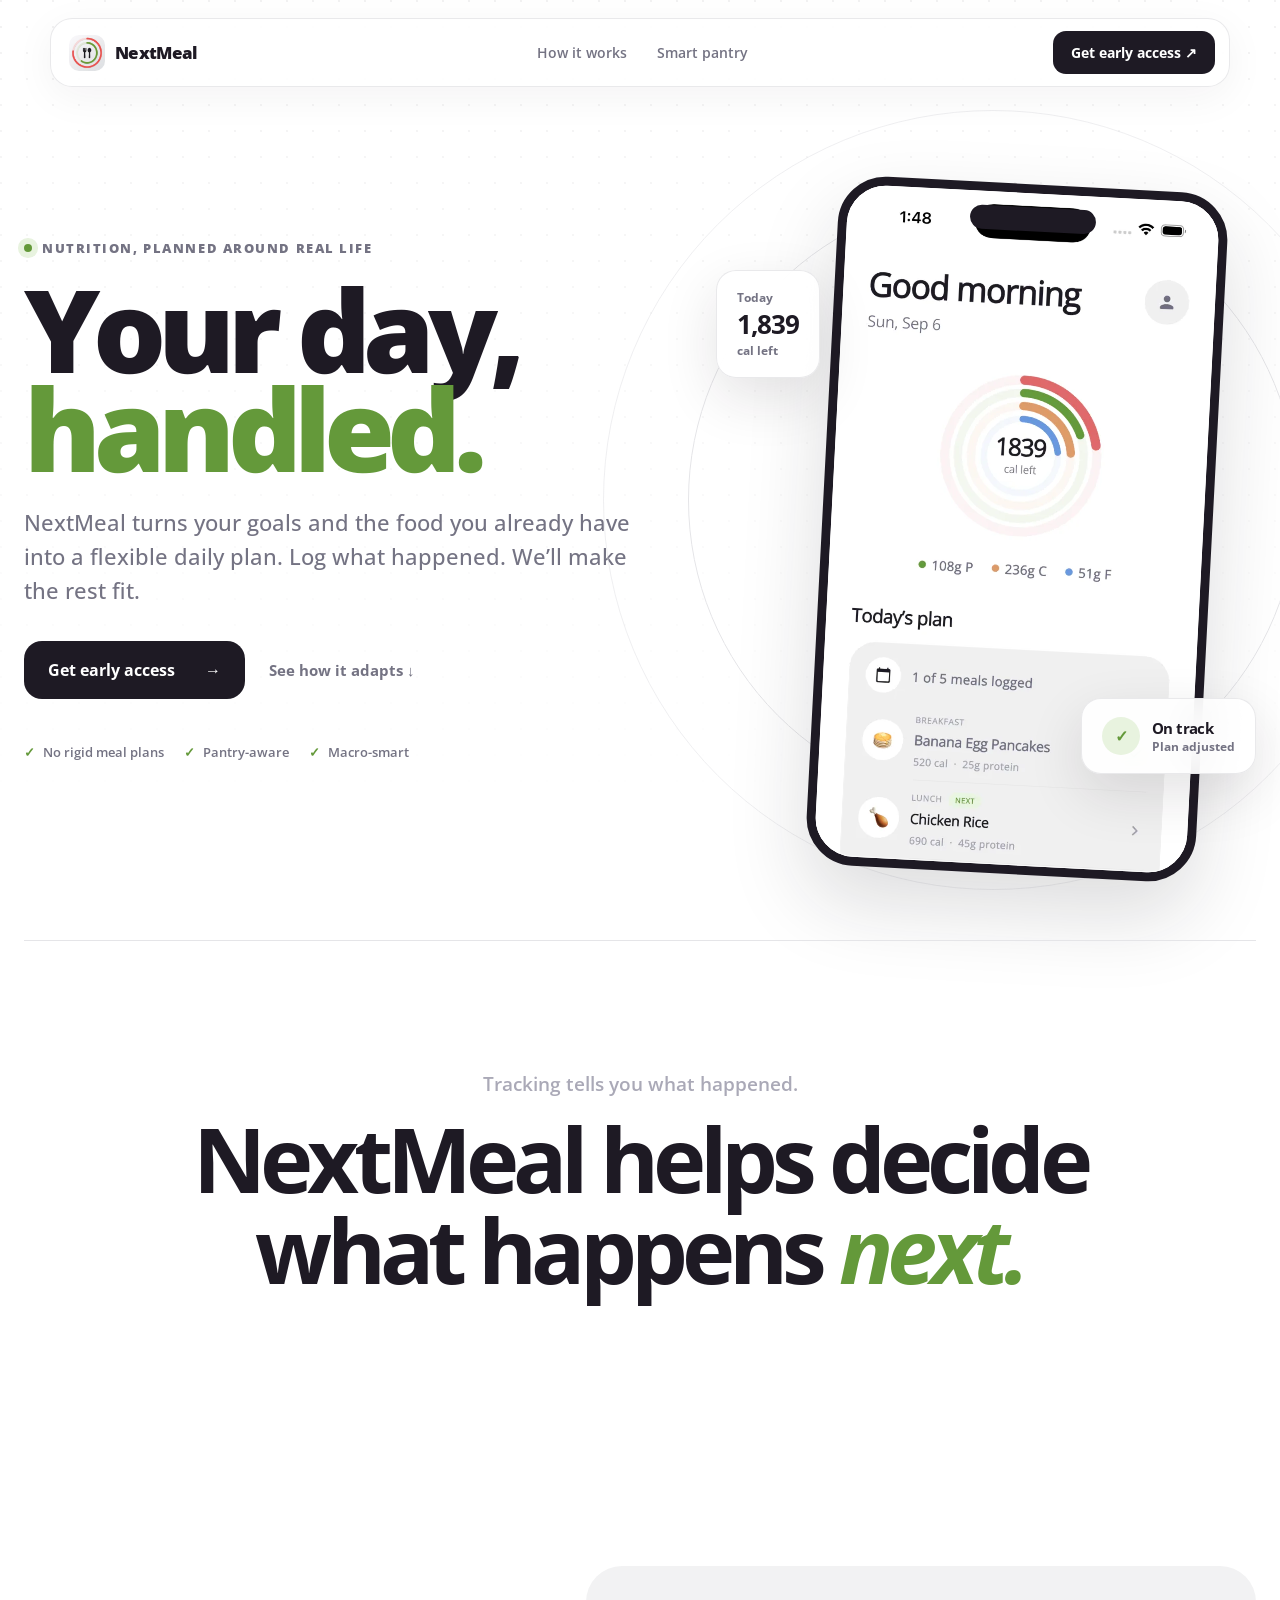
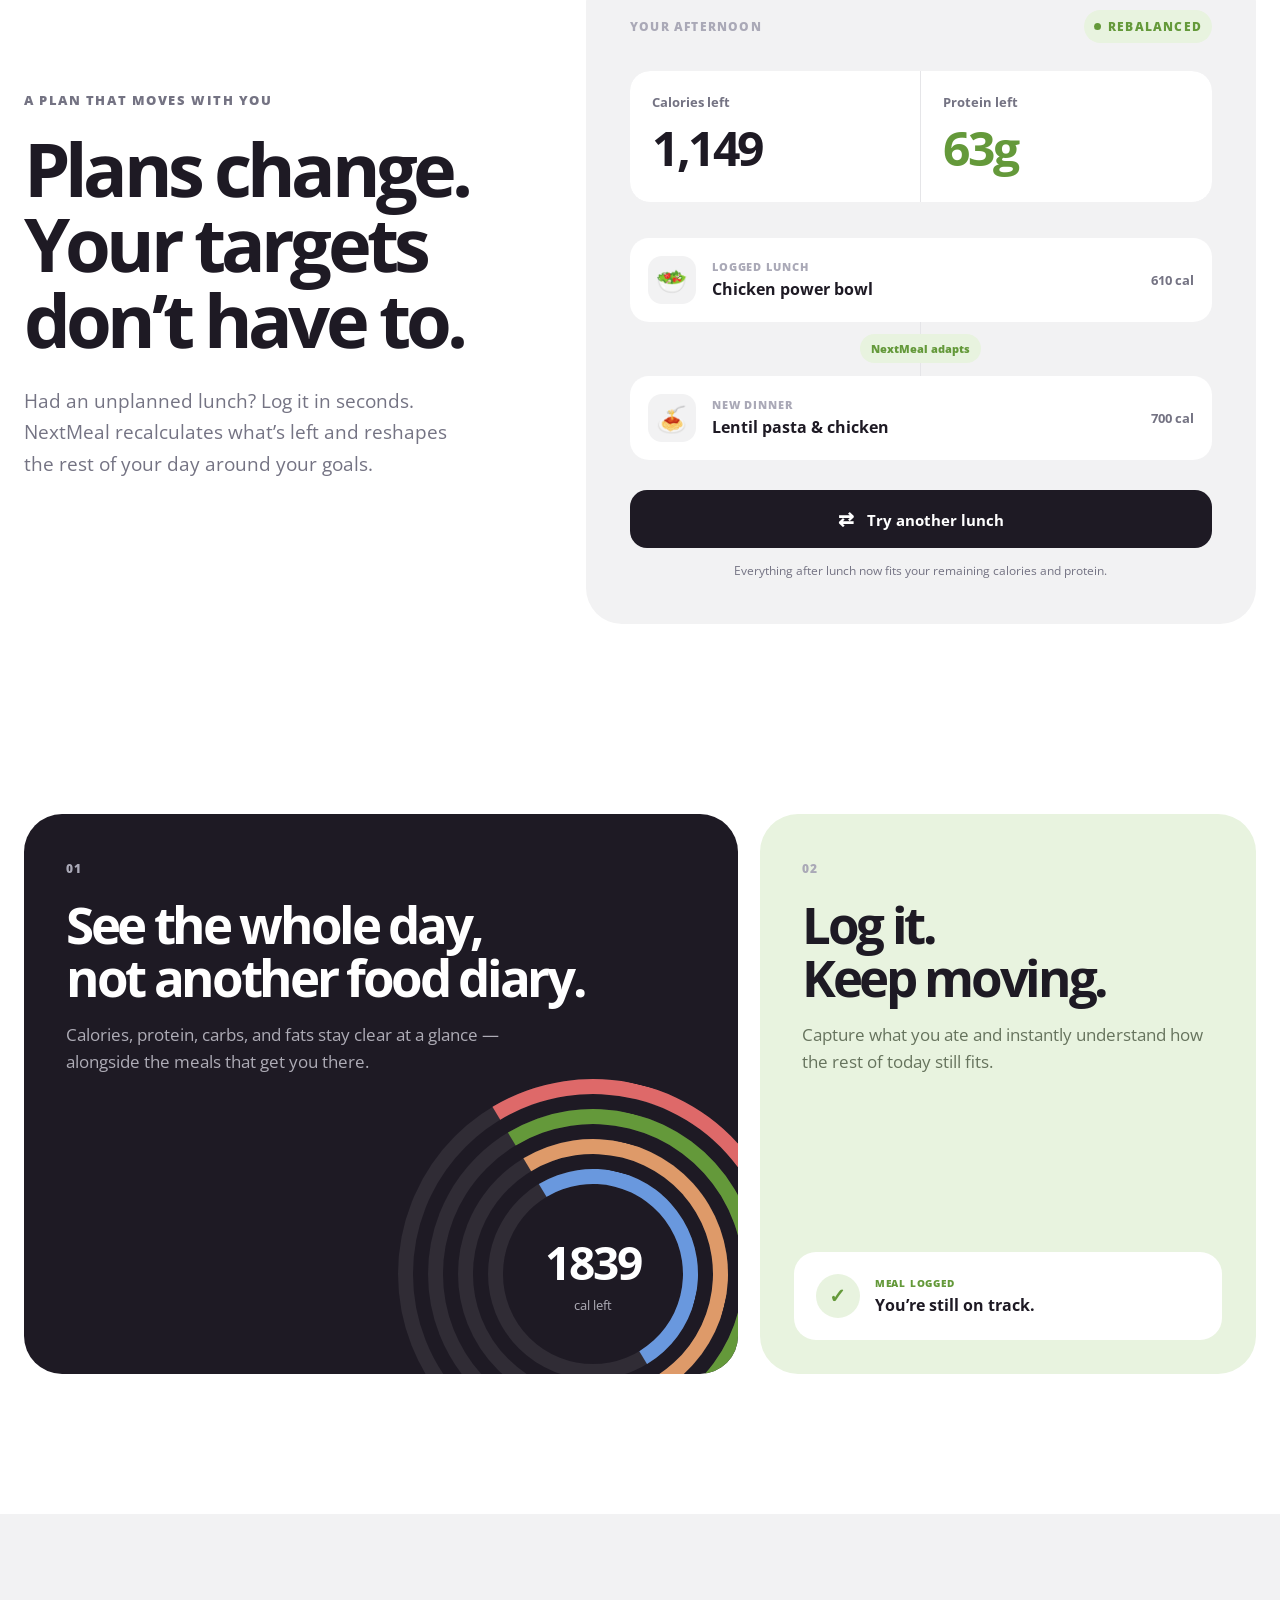
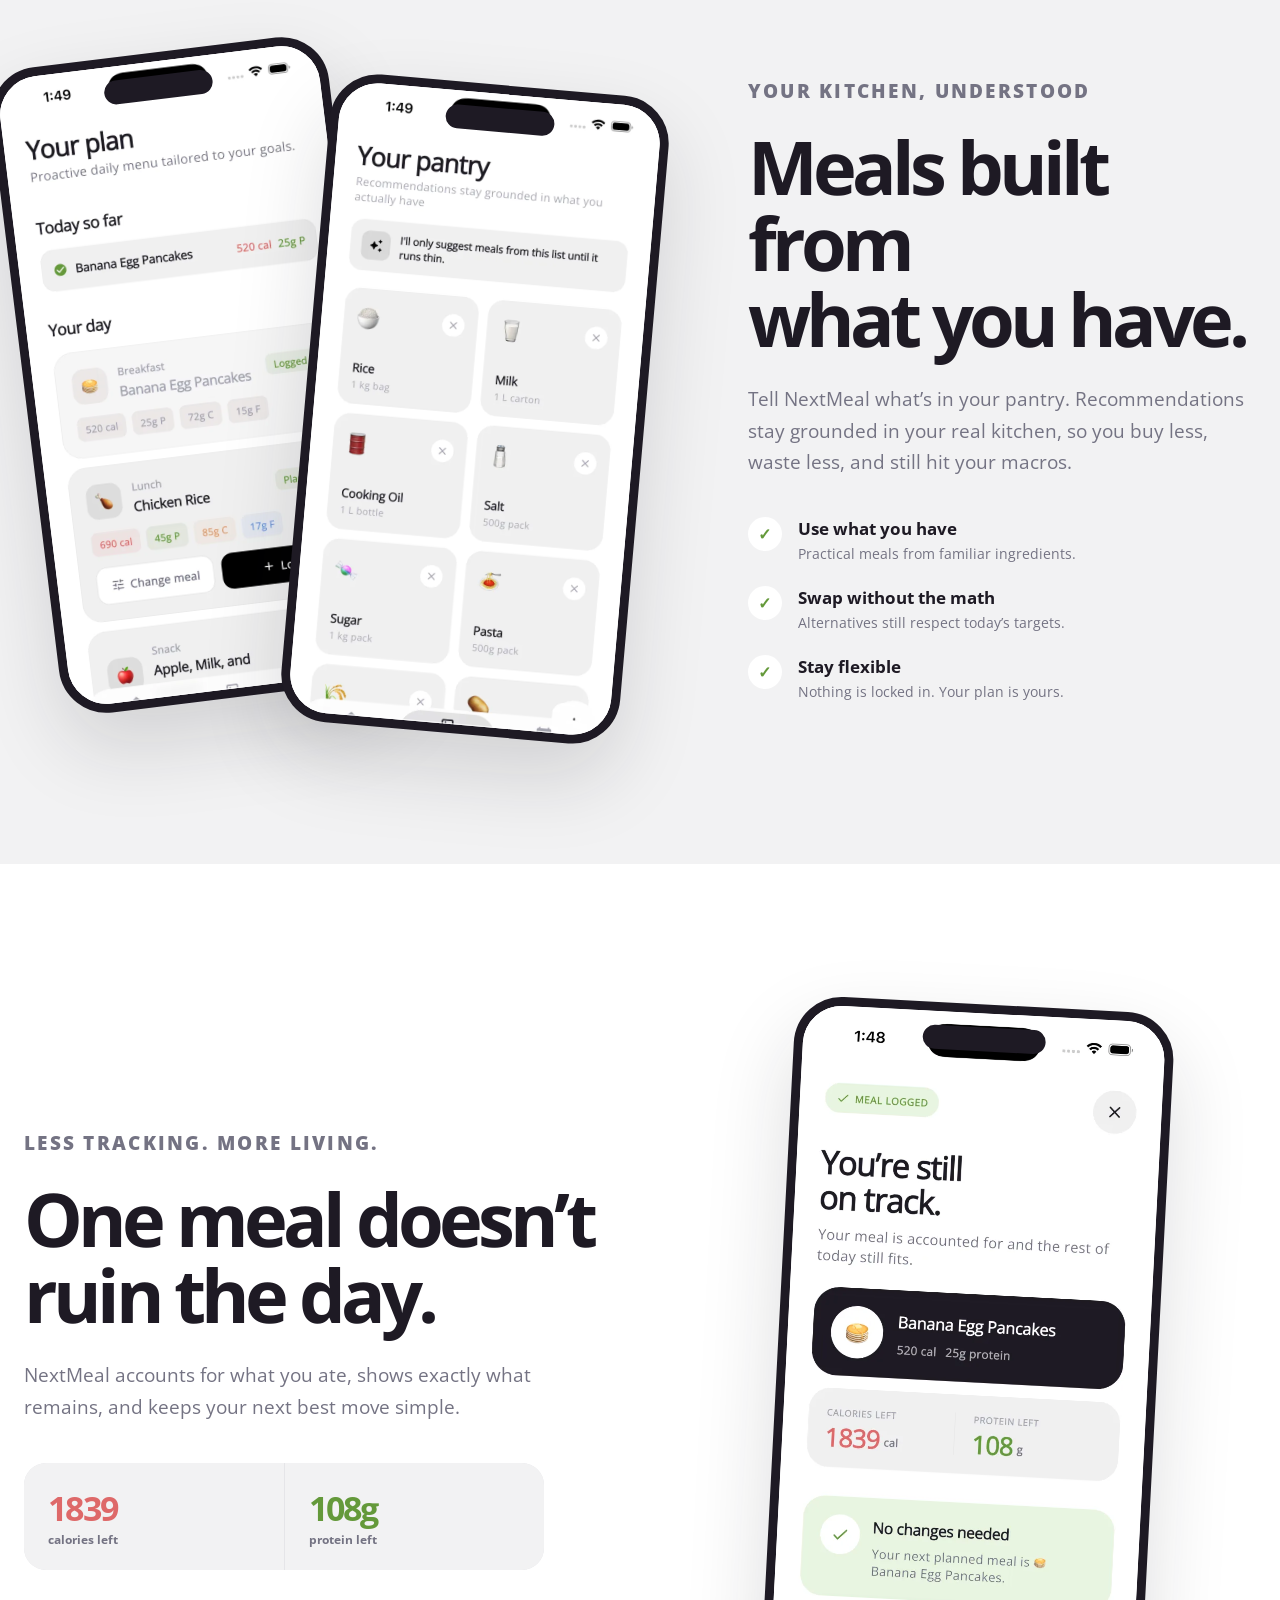
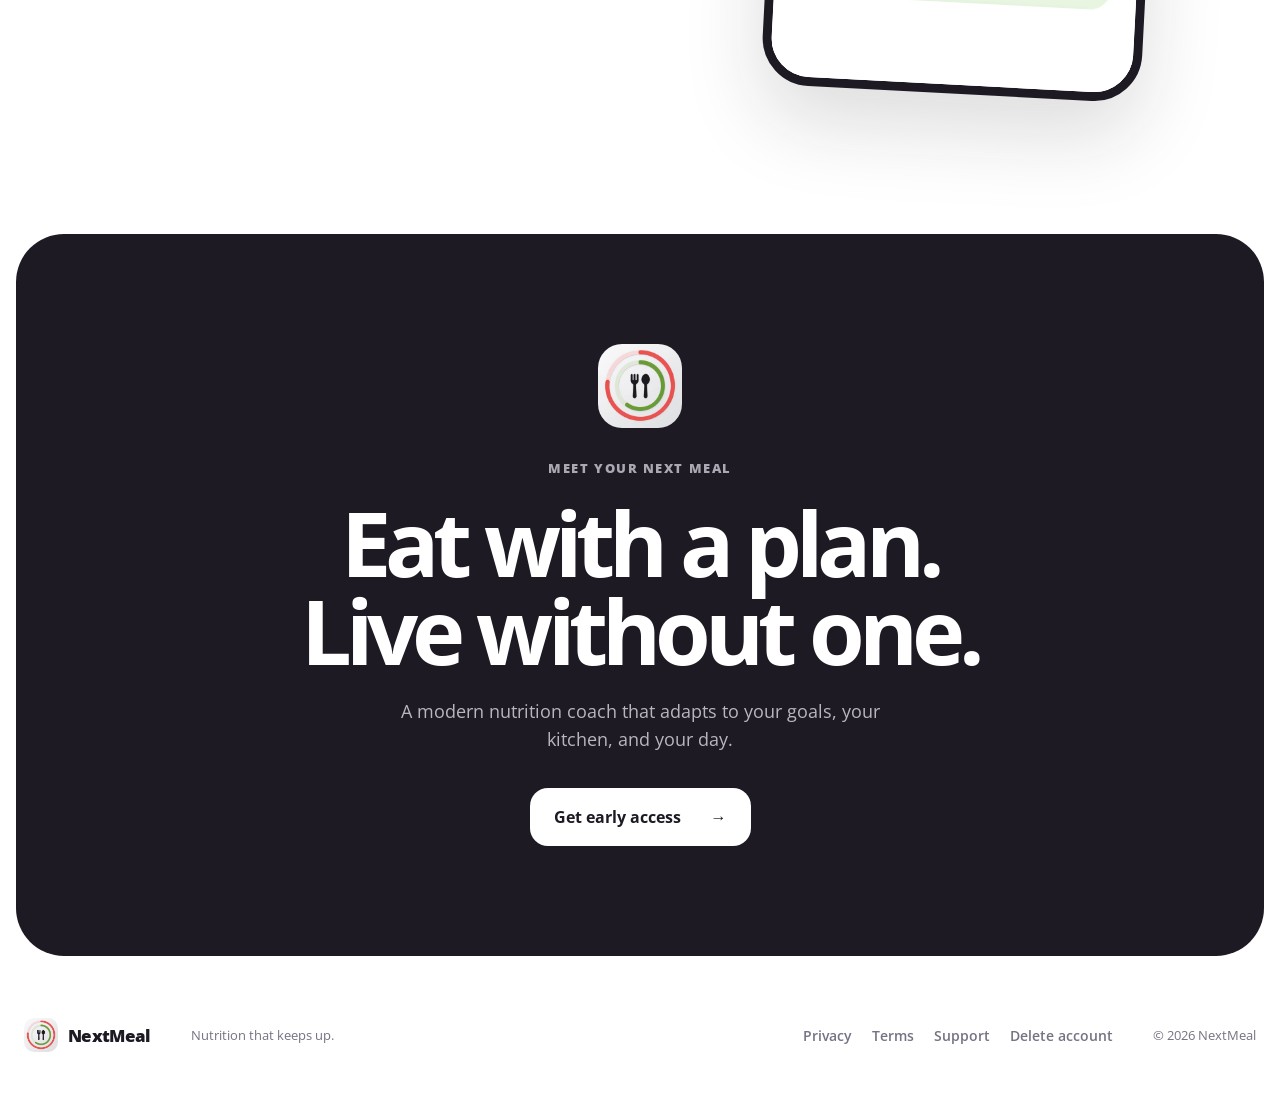
<file: docs/index.html>
<!doctype html>
<html lang="en">
  <head>
    <meta charset="utf-8">
    <meta name="viewport" content="width=device-width, initial-scale=1">
    <meta name="description" content="NextMeal is the calorie tracker that plans around your goals, pantry, and real life — then adapts the rest of your day when plans change.">
    <meta name="theme-color" content="#ffffff">
    <meta property="og:title" content="NextMeal — Your day, handled.">
    <meta property="og:description" content="A smarter calorie tracker that plans, tracks, and adapts with you.">
    <meta property="og:type" content="website">
    <meta property="og:url" content="https://nextmeal.pages.dev">
    <title>NextMeal — A calorie tracker that adapts</title>
    <link rel="icon" href="assets/app-icon.webp" type="image/webp">
    <link rel="stylesheet" href="landing.css">
    <script src="landing.js" defer></script>
  </head>
  <body>
    <a class="skip-link" href="#main">Skip to content</a>

    <header class="topbar" data-header>
      <a class="wordmark" href="#top" aria-label="NextMeal home">
        <img src="assets/app-icon.webp" alt="" width="36" height="36">
        <span>NextMeal</span>
      </a>
      <nav aria-label="Main navigation">
        <a href="#how-it-works">How it works</a>
        <a href="#pantry">Smart pantry</a>
      </nav>
      <a class="nav-cta" href="mailto:yourspaceai@gmail.com?subject=NextMeal%20early%20access">Get early access <span aria-hidden="true">↗</span></a>
    </header>

    <main id="main">
      <section class="hero" id="top">
        <div class="hero-copy reveal">
          <p class="eyebrow"><span class="live-dot"></span> Nutrition, planned around real life</p>
          <h1>Your day,<br><span>handled.</span></h1>
          <p class="hero-lede">NextMeal turns your goals and the food you already have into a flexible daily plan. Log what happened. We’ll make the rest fit.</p>
          <div class="hero-actions">
            <a class="button button-dark" href="mailto:yourspaceai@gmail.com?subject=NextMeal%20early%20access">Get early access <span aria-hidden="true">→</span></a>
            <a class="text-link" href="#how-it-works">See how it adapts <span aria-hidden="true">↓</span></a>
          </div>
          <div class="trust-row" aria-label="Product highlights">
            <span>No rigid meal plans</span>
            <span>Pantry-aware</span>
            <span>Macro-smart</span>
          </div>
        </div>

        <div class="hero-visual reveal" data-delay="1" aria-label="NextMeal dashboard preview">
          <div class="orbit orbit-one"></div>
          <div class="orbit orbit-two"></div>
          <div class="phone phone-hero">
            <div class="phone-speaker"></div>
            <img src="assets/dashboard.webp" alt="NextMeal dashboard showing calories left, macros, and today's meal plan" width="720" height="1565" fetchpriority="high">
          </div>
          <div class="float-card float-target">
            <span class="float-label">Today</span>
            <strong>1,839</strong><small>cal left</small>
          </div>
          <div class="float-card float-status">
            <span class="check">✓</span>
            <div><strong>On track</strong><small>Plan adjusted</small></div>
          </div>
        </div>
      </section>

      <section class="statement reveal" aria-label="Product promise">
        <p>Tracking tells you what happened.</p>
        <h2>NextMeal helps decide<br>what happens <em>next.</em></h2>
      </section>

      <section class="adaptive-section" id="how-it-works">
        <div class="section-heading reveal">
          <p class="eyebrow">A plan that moves with you</p>
          <h2>Plans change.<br>Your targets don’t have to.</h2>
          <p>Had an unplanned lunch? Log it in seconds. NextMeal recalculates what’s left and reshapes the rest of your day around your goals.</p>
        </div>

        <div class="adapt-demo reveal" data-delay="1">
          <div class="demo-topline">
            <span>YOUR AFTERNOON</span>
            <span class="status-pill"><i></i> REBALANCED</span>
          </div>
          <div class="macro-balance">
            <div><span>Calories left</span><strong data-calories>1,149</strong></div>
            <div><span>Protein left</span><strong class="green" data-protein>63g</strong></div>
          </div>
          <div class="meal-flow">
            <article class="meal-row logged-row">
              <span class="meal-emoji">🥗</span>
              <div><small>LOGGED LUNCH</small><strong data-logged-meal>Chicken power bowl</strong></div>
              <span class="meal-macro" data-logged-macro>610 cal</span>
            </article>
            <div class="flow-line"><span>NextMeal adapts</span></div>
            <article class="meal-row next-row" data-next-row>
              <span class="meal-emoji" data-next-emoji>🍝</span>
              <div><small>NEW DINNER</small><strong data-next-meal>Lentil pasta &amp; chicken</strong></div>
              <span class="meal-macro" data-next-macro>700 cal</span>
            </article>
          </div>
          <button class="swap-button" type="button" data-swap>
            <span class="swap-icon" aria-hidden="true">⇄</span>
            Try another lunch
          </button>
          <p class="demo-note" aria-live="polite" data-demo-note>Everything after lunch now fits your remaining calories and protein.</p>
        </div>
      </section>

      <section class="feature-grid" aria-label="NextMeal features">
        <article class="feature-card feature-track reveal">
          <div class="feature-copy">
            <span class="feature-number">01</span>
            <h3>See the whole day,<br>not another food diary.</h3>
            <p>Calories, protein, carbs, and fats stay clear at a glance — alongside the meals that get you there.</p>
          </div>
          <div class="ring-art" aria-hidden="true">
            <span class="ring ring-red"></span><span class="ring ring-green"></span><span class="ring ring-orange"></span><span class="ring ring-blue"></span>
            <strong>1839</strong><small>cal left</small>
          </div>
        </article>

        <article class="feature-card feature-log reveal" data-delay="1">
          <div class="feature-copy">
            <span class="feature-number">02</span>
            <h3>Log it.<br>Keep moving.</h3>
            <p>Capture what you ate and instantly understand how the rest of today still fits.</p>
          </div>
          <div class="mini-confirm">
            <span>✓</span>
            <div><small>MEAL LOGGED</small><strong>You’re still on track.</strong></div>
          </div>
        </article>
      </section>

      <section class="pantry-section" id="pantry">
        <div class="pantry-visual reveal">
          <div class="phone phone-pantry phone-back">
            <div class="phone-speaker"></div>
            <img src="assets/plan.webp" alt="A flexible NextMeal daily plan with options to change or log meals" width="720" height="1565" loading="lazy">
          </div>
          <div class="phone phone-pantry phone-front">
            <div class="phone-speaker"></div>
            <img src="assets/pantry.webp" alt="NextMeal pantry showing ingredients available at home" width="720" height="1565" loading="lazy">
          </div>
        </div>
        <div class="pantry-copy reveal" data-delay="1">
          <p class="eyebrow">Your kitchen, understood</p>
          <h2>Meals built from<br>what you have.</h2>
          <p>Tell NextMeal what’s in your pantry. Recommendations stay grounded in your real kitchen, so you buy less, waste less, and still hit your macros.</p>
          <ul class="benefit-list">
            <li><span>✓</span><div><strong>Use what you have</strong><small>Practical meals from familiar ingredients.</small></div></li>
            <li><span>✓</span><div><strong>Swap without the math</strong><small>Alternatives still respect today’s targets.</small></div></li>
            <li><span>✓</span><div><strong>Stay flexible</strong><small>Nothing is locked in. Your plan is yours.</small></div></li>
          </ul>
        </div>
      </section>

      <section class="outcome-section">
        <div class="outcome-copy reveal">
          <p class="eyebrow">Less tracking. More living.</p>
          <h2>One meal doesn’t<br>ruin the day.</h2>
          <p>NextMeal accounts for what you ate, shows exactly what remains, and keeps your next best move simple.</p>
          <div class="metric-strip">
            <div><strong>1839</strong><small>calories left</small></div>
            <div><strong>108g</strong><small>protein left</small></div>
          </div>
        </div>
        <div class="outcome-visual reveal" data-delay="1">
          <div class="phone phone-outcome">
            <div class="phone-speaker"></div>
            <img src="assets/logged.webp" alt="NextMeal confirmation showing a meal logged and the remaining daily calories and protein" width="720" height="1565" loading="lazy">
          </div>
        </div>
      </section>

      <section class="final-cta reveal">
        <img src="assets/app-icon.webp" alt="NextMeal" width="84" height="84">
        <p class="eyebrow">Meet your next meal</p>
        <h2>Eat with a plan.<br>Live without one.</h2>
        <p>A modern nutrition coach that adapts to your goals, your kitchen, and your day.</p>
        <a class="button button-light" href="mailto:yourspaceai@gmail.com?subject=NextMeal%20early%20access">Get early access <span aria-hidden="true">→</span></a>
      </section>
    </main>

    <footer>
      <a class="wordmark footer-brand" href="#top">
        <img src="assets/app-icon.webp" alt="" width="34" height="34">
        <span>NextMeal</span>
      </a>
      <p>Nutrition that keeps up.</p>
      <nav aria-label="Legal and support">
        <a href="privacy.html">Privacy</a>
        <a href="terms.html">Terms</a>
        <a href="support.html">Support</a>
        <a href="delete-account.html">Delete account</a>
      </nav>
      <small>© 2026 NextMeal</small>
    </footer>
  </body>
</html>
</file>
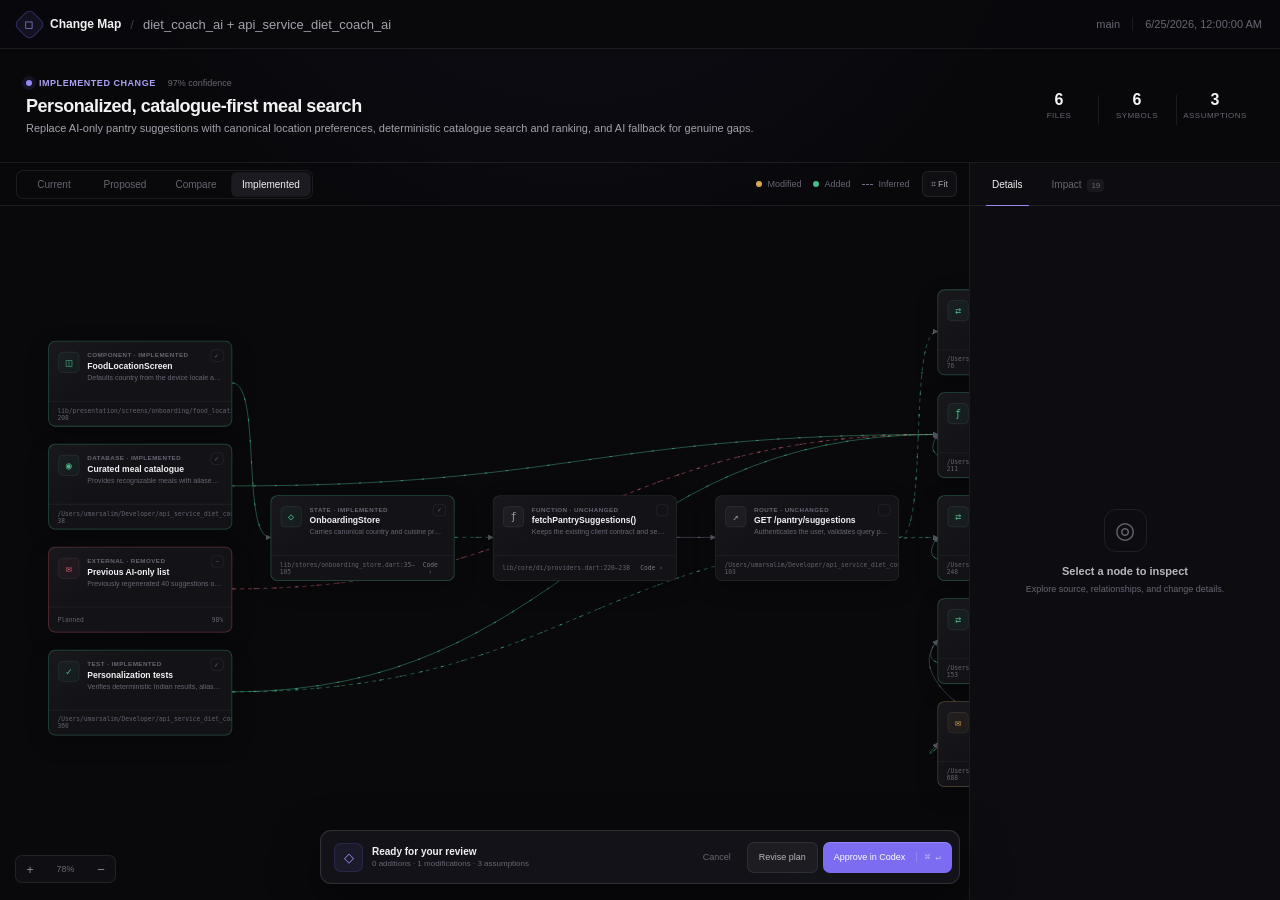
<file: .change-map/personalized-meal-search/site/index.html>
<!doctype html>
<html lang="en">
  <head>
    <meta charset="UTF-8" />
    <meta name="viewport" content="width=device-width, initial-scale=1.0" />
    <title>Change Map</title>
    <link rel="stylesheet" href="./styles.css" />
  </head>
  <body>
    <div class="shell">
      <header class="topbar">
        <div class="brand"><span class="mark">◇</span><strong>Change Map</strong><i>/</i><span id="repo"></span></div>
        <div class="meta"><span id="branch"></span><i></i><span id="time"></span></div>
      </header>

      <section class="summary">
        <div>
          <div class="eyebrow"><span class="pulse"></span><b id="stage"></b><span id="confidence"></span></div>
          <h1 id="title"></h1>
          <p id="description"></p>
        </div>
        <div class="stats">
          <div><strong id="fileCount">0</strong><span>files</span></div>
          <div><strong id="symbolCount">0</strong><span>symbols</span></div>
          <div><strong id="assumptionCount">0</strong><span>assumptions</span></div>
        </div>
      </section>

      <main>
        <section class="canvas-column">
          <div class="toolbar">
            <div class="tabs" id="viewTabs"></div>
            <div class="legend">
              <span><i class="dot modified"></i>Modified</span>
              <span><i class="dot added"></i>Added</span>
              <span><i class="dash"></i>Inferred</span>
              <button id="fit">⌗ Fit</button>
            </div>
          </div>
          <div class="viewport" id="viewport">
            <div class="grid"></div>
            <div class="stage" id="graphStage">
              <svg id="edges" aria-hidden="true"></svg>
              <div id="nodes"></div>
            </div>
            <div class="zoom">
              <button id="zoomIn">+</button><span id="zoomLabel">100%</span><button id="zoomOut">−</button>
            </div>
            <div class="hint">Drag to pan · double-click a node to focus</div>
          </div>
        </section>

        <aside>
          <div class="aside-tabs">
            <button class="active" data-panel="details">Details</button>
            <button data-panel="impact">Impact <span id="impactCount">0</span></button>
          </div>
          <div class="panel active" id="detailsPanel">
            <div class="empty"><span>◎</span><strong>Select a node to inspect</strong><p>Explore source, relationships, and change details.</p></div>
            <div class="detail-content"></div>
          </div>
          <div class="panel" id="impactPanel"></div>
        </aside>
      </main>

      <div class="approval">
        <div><span class="approval-icon">◇</span><p><strong id="reviewTitle">Ready for your review</strong><small id="reviewSummary"></small></p></div>
        <div class="actions">
          <button class="ghost" id="cancel">Cancel</button>
          <button class="secondary" id="revise">Revise plan</button>
          <button class="primary" id="approve">Approve in Codex <kbd>⌘ ↵</kbd></button>
        </div>
      </div>

      <div class="toast" id="toast"><span>✓</span><p><strong></strong><small></small></p></div>
    </div>
    <script src="./data.js"></script>
    <script src="./app.js"></script>
  </body>
</html>
</file>
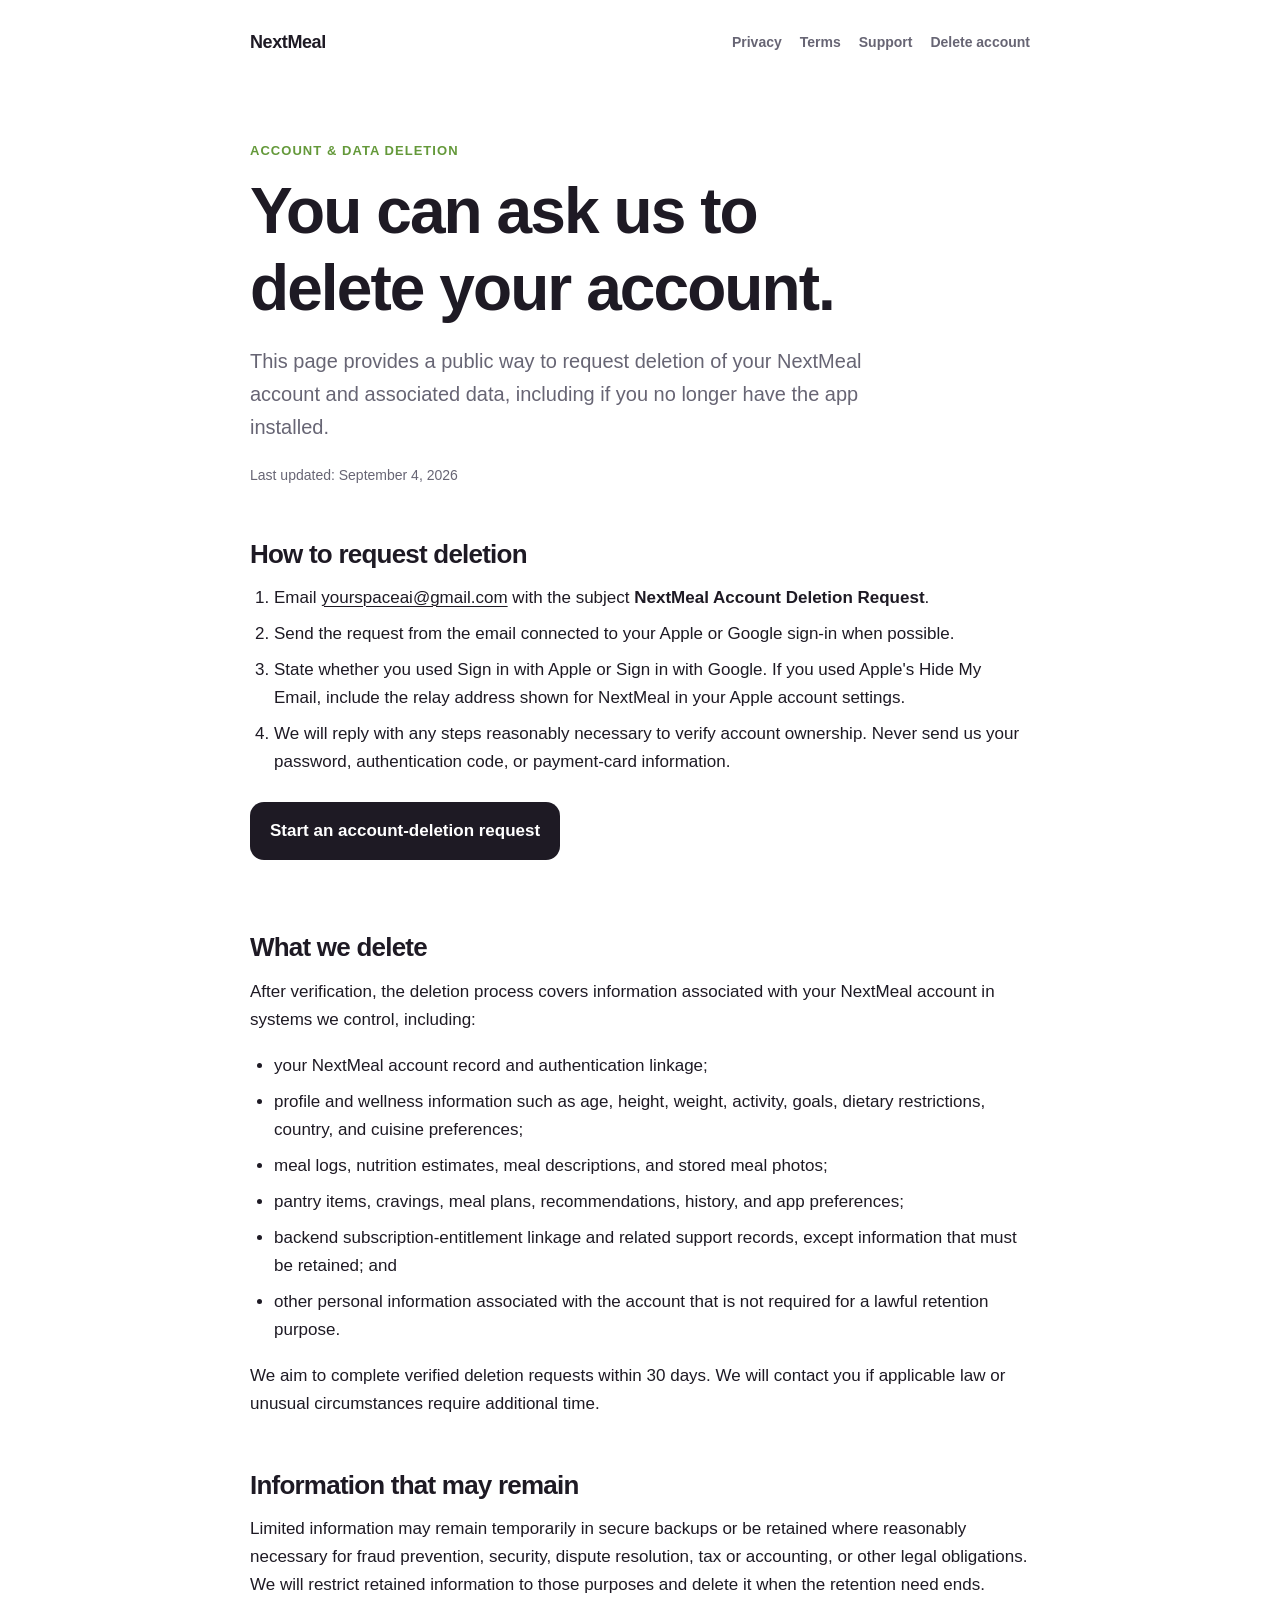
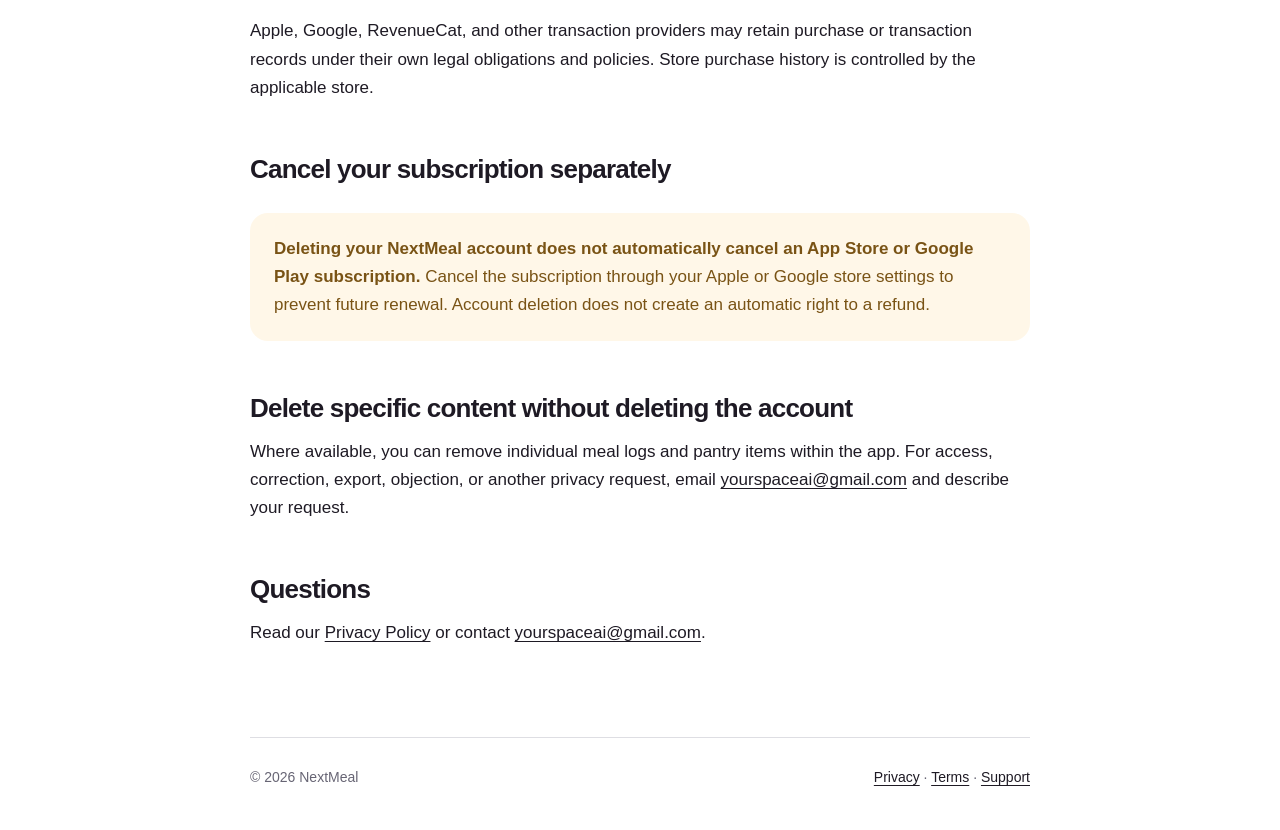
<file: docs/delete-account.html>
<!doctype html>
<html lang="en">
  <head>
    <meta charset="utf-8">
    <meta name="viewport" content="width=device-width, initial-scale=1">
    <meta name="description" content="Request deletion of a NextMeal account and associated data.">
    <title>Delete Account — NextMeal</title>
    <link rel="stylesheet" href="styles.css">
  </head>
  <body>
    <header class="site-header">
      <a class="brand" href="index.html">NextMeal</a>
      <nav class="site-nav" aria-label="Legal and support navigation">
        <a href="privacy.html">Privacy</a>
        <a href="terms.html">Terms</a>
        <a href="support.html">Support</a>
        <a href="delete-account.html" aria-current="page">Delete account</a>
      </nav>
    </header>

    <main>
      <p class="eyebrow">Account &amp; Data Deletion</p>
      <h1>You can ask us to delete your account.</h1>
      <p class="lede">This page provides a public way to request deletion of your NextMeal account and associated data, including if you no longer have the app installed.</p>
      <p class="meta">Last updated: September 4, 2026</p>

      <h2>How to request deletion</h2>
      <ol>
        <li>Email <a href="mailto:yourspaceai@gmail.com?subject=NextMeal%20Account%20Deletion%20Request">yourspaceai@gmail.com</a> with the subject <strong>NextMeal Account Deletion Request</strong>.</li>
        <li>Send the request from the email connected to your Apple or Google sign-in when possible.</li>
        <li>State whether you used Sign in with Apple or Sign in with Google. If you used Apple's Hide My Email, include the relay address shown for NextMeal in your Apple account settings.</li>
        <li>We will reply with any steps reasonably necessary to verify account ownership. Never send us your password, authentication code, or payment-card information.</li>
      </ol>

      <a class="button" href="mailto:yourspaceai@gmail.com?subject=NextMeal%20Account%20Deletion%20Request&amp;body=Please%20delete%20my%20NextMeal%20account%20and%20associated%20data.%0A%0ASign-in%20method%20(Apple%20or%20Google)%3A%20%0AAccount%20email%3A%20">Start an account-deletion request</a>

      <h2>What we delete</h2>
      <p>After verification, the deletion process covers information associated with your NextMeal account in systems we control, including:</p>
      <ul>
        <li>your NextMeal account record and authentication linkage;</li>
        <li>profile and wellness information such as age, height, weight, activity, goals, dietary restrictions, country, and cuisine preferences;</li>
        <li>meal logs, nutrition estimates, meal descriptions, and stored meal photos;</li>
        <li>pantry items, cravings, meal plans, recommendations, history, and app preferences;</li>
        <li>backend subscription-entitlement linkage and related support records, except information that must be retained; and</li>
        <li>other personal information associated with the account that is not required for a lawful retention purpose.</li>
      </ul>
      <p>We aim to complete verified deletion requests within 30 days. We will contact you if applicable law or unusual circumstances require additional time.</p>

      <h2>Information that may remain</h2>
      <p>Limited information may remain temporarily in secure backups or be retained where reasonably necessary for fraud prevention, security, dispute resolution, tax or accounting, or other legal obligations. We will restrict retained information to those purposes and delete it when the retention need ends.</p>
      <p>Apple, Google, RevenueCat, and other transaction providers may retain purchase or transaction records under their own legal obligations and policies. Store purchase history is controlled by the applicable store.</p>

      <h2>Cancel your subscription separately</h2>
      <div class="callout warning">
        <p><strong>Deleting your NextMeal account does not automatically cancel an App Store or Google Play subscription.</strong> Cancel the subscription through your Apple or Google store settings to prevent future renewal. Account deletion does not create an automatic right to a refund.</p>
      </div>

      <h2>Delete specific content without deleting the account</h2>
      <p>Where available, you can remove individual meal logs and pantry items within the app. For access, correction, export, objection, or another privacy request, email <a href="mailto:yourspaceai@gmail.com?subject=NextMeal%20Privacy%20Request">yourspaceai@gmail.com</a> and describe your request.</p>

      <h2>Questions</h2>
      <p>Read our <a href="privacy.html">Privacy Policy</a> or contact <a href="mailto:yourspaceai@gmail.com">yourspaceai@gmail.com</a>.</p>
    </main>

    <footer class="site-footer">
      <p>&copy; 2026 NextMeal</p>
      <p><a href="privacy.html">Privacy</a> &middot; <a href="terms.html">Terms</a> &middot; <a href="support.html">Support</a></p>
    </footer>
  </body>
</html>
</file>
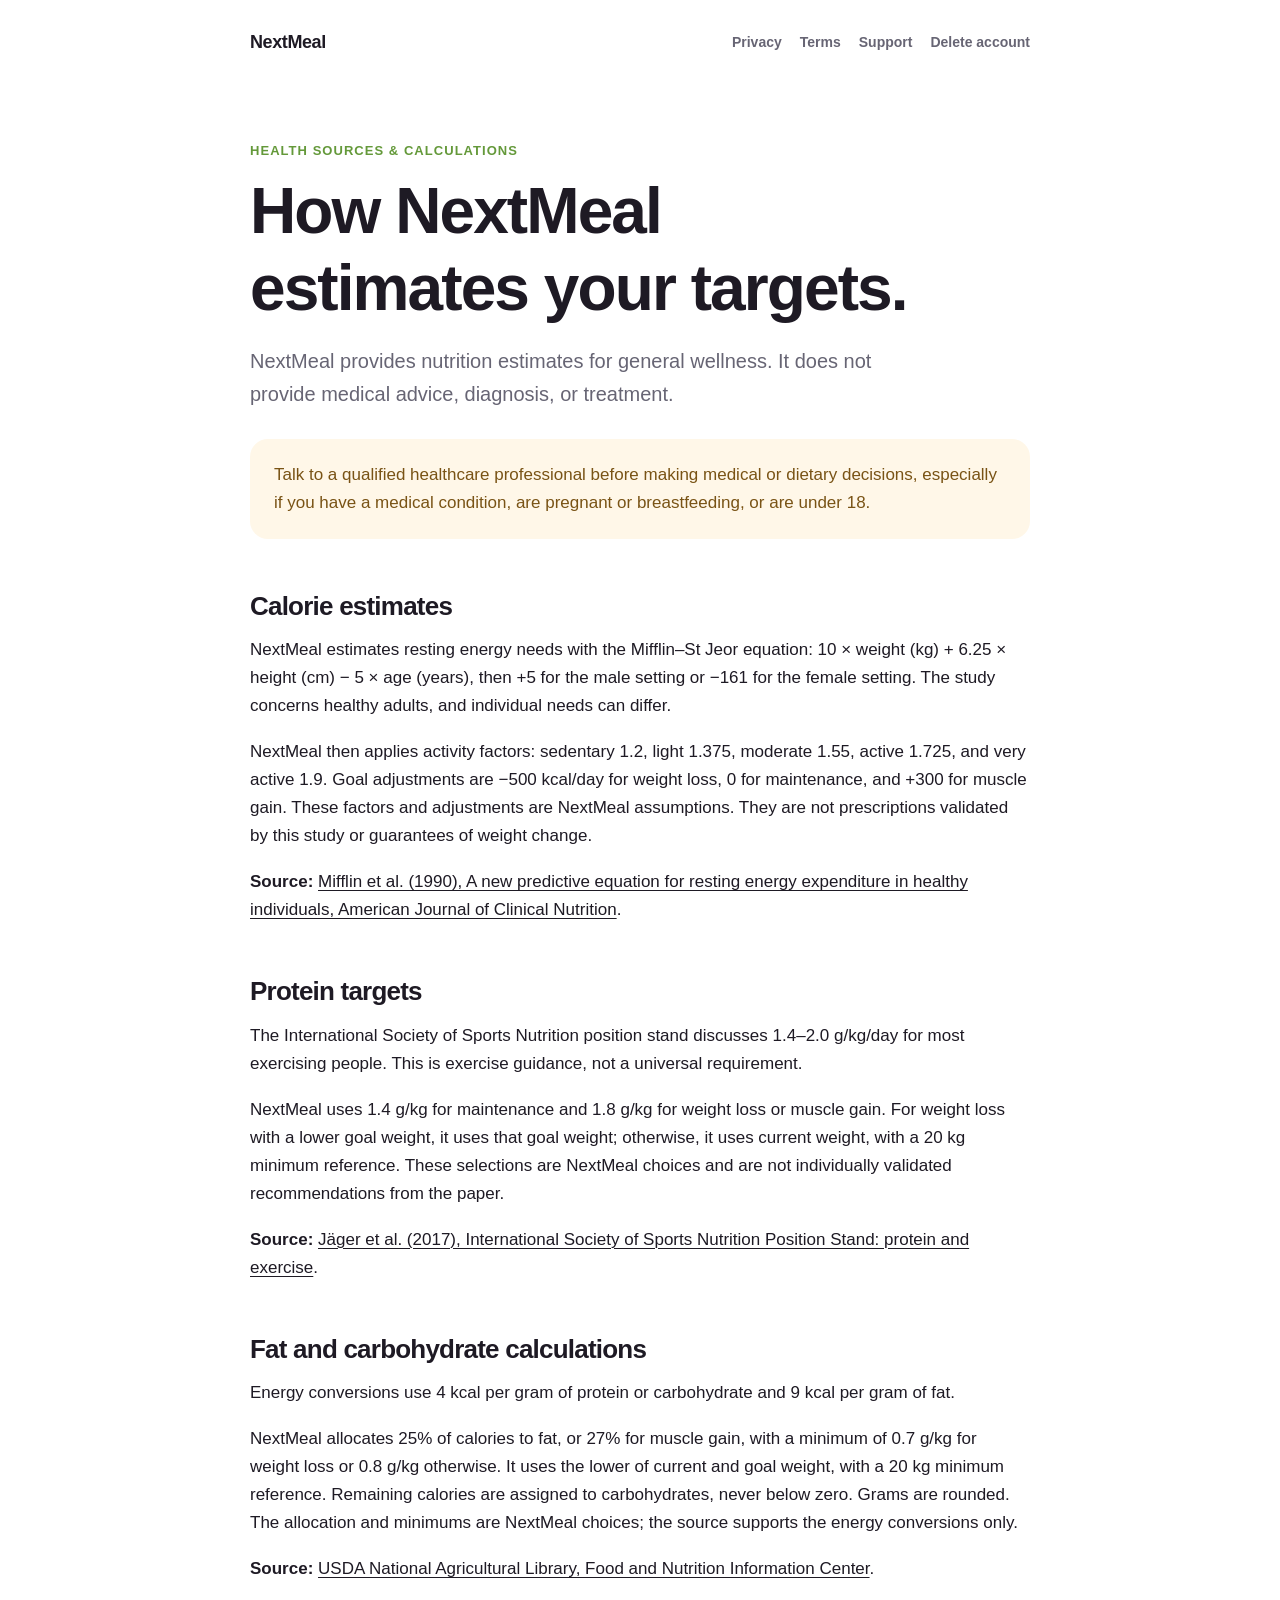
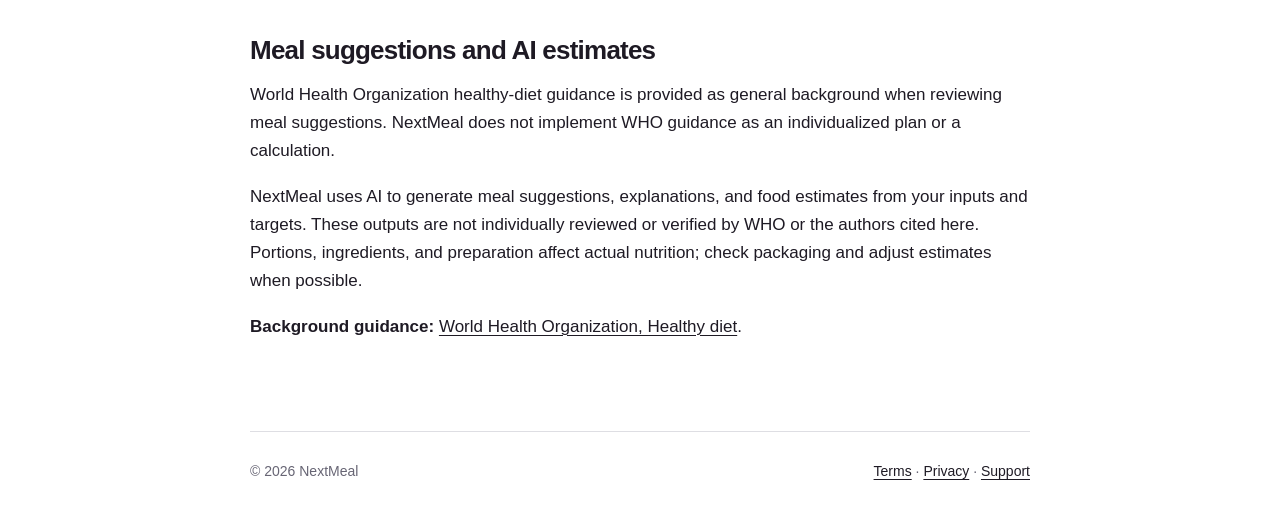
<file: docs/health-sources.html>
<!doctype html>
<html lang="en">
  <head>
    <meta charset="utf-8">
    <meta name="viewport" content="width=device-width, initial-scale=1">
    <meta name="description" content="Sources and calculation details for NextMeal nutrition estimates.">
    <title>Health Sources &amp; Calculations — NextMeal</title>
    <link rel="stylesheet" href="styles.css">
  </head>
  <body>
    <header class="site-header">
      <a class="brand" href="index.html">NextMeal</a>
      <nav class="site-nav" aria-label="Legal and support navigation">
        <a href="privacy.html">Privacy</a>
        <a href="terms.html">Terms</a>
        <a href="support.html">Support</a>
        <a href="delete-account.html">Delete account</a>
      </nav>
    </header>

    <main>
      <p class="eyebrow">Health sources &amp; calculations</p>
      <h1>How NextMeal estimates your targets.</h1>
      <p class="lede">NextMeal provides nutrition estimates for general wellness. It does not provide medical advice, diagnosis, or treatment.</p>

      <div class="callout warning">
        <p>Talk to a qualified healthcare professional before making medical or dietary decisions, especially if you have a medical condition, are pregnant or breastfeeding, or are under 18.</p>
      </div>

      <h2>Calorie estimates</h2>
      <p>NextMeal estimates resting energy needs with the Mifflin&ndash;St Jeor equation: 10 &times; weight (kg) + 6.25 &times; height (cm) &minus; 5 &times; age (years), then +5 for the male setting or &minus;161 for the female setting. The study concerns healthy adults, and individual needs can differ.</p>
      <p>NextMeal then applies activity factors: sedentary 1.2, light 1.375, moderate 1.55, active 1.725, and very active 1.9. Goal adjustments are &minus;500 kcal/day for weight loss, 0 for maintenance, and +300 for muscle gain. These factors and adjustments are NextMeal assumptions. They are not prescriptions validated by this study or guarantees of weight change.</p>
      <p><strong>Source:</strong> <a href="https://pubmed.ncbi.nlm.nih.gov/2305711/" target="_blank" rel="noopener">Mifflin et al. (1990), A new predictive equation for resting energy expenditure in healthy individuals, American Journal of Clinical Nutrition</a>.</p>

      <h2>Protein targets</h2>
      <p>The International Society of Sports Nutrition position stand discusses 1.4&ndash;2.0 g/kg/day for most exercising people. This is exercise guidance, not a universal requirement.</p>
      <p>NextMeal uses 1.4 g/kg for maintenance and 1.8 g/kg for weight loss or muscle gain. For weight loss with a lower goal weight, it uses that goal weight; otherwise, it uses current weight, with a 20 kg minimum reference. These selections are NextMeal choices and are not individually validated recommendations from the paper.</p>
      <p><strong>Source:</strong> <a href="https://link.springer.com/article/10.1186/s12970-017-0177-8" target="_blank" rel="noopener">J&auml;ger et al. (2017), International Society of Sports Nutrition Position Stand: protein and exercise</a>.</p>

      <h2>Fat and carbohydrate calculations</h2>
      <p>Energy conversions use 4 kcal per gram of protein or carbohydrate and 9 kcal per gram of fat.</p>
      <p>NextMeal allocates 25% of calories to fat, or 27% for muscle gain, with a minimum of 0.7 g/kg for weight loss or 0.8 g/kg otherwise. It uses the lower of current and goal weight, with a 20 kg minimum reference. Remaining calories are assigned to carbohydrates, never below zero. Grams are rounded. The allocation and minimums are NextMeal choices; the source supports the energy conversions only.</p>
      <p><strong>Source:</strong> <a href="https://www.nal.usda.gov/programs/fnic" target="_blank" rel="noopener">USDA National Agricultural Library, Food and Nutrition Information Center</a>.</p>

      <h2>Meal suggestions and AI estimates</h2>
      <p>World Health Organization healthy-diet guidance is provided as general background when reviewing meal suggestions. NextMeal does not implement WHO guidance as an individualized plan or a calculation.</p>
      <p>NextMeal uses AI to generate meal suggestions, explanations, and food estimates from your inputs and targets. These outputs are not individually reviewed or verified by WHO or the authors cited here. Portions, ingredients, and preparation affect actual nutrition; check packaging and adjust estimates when possible.</p>
      <p><strong>Background guidance:</strong> <a href="https://www.who.int/news-room/fact-sheets/detail/healthy-diet" target="_blank" rel="noopener">World Health Organization, Healthy diet</a>.</p>
    </main>

    <footer class="site-footer">
      <p>&copy; 2026 NextMeal</p>
      <p><a href="terms.html">Terms</a> &middot; <a href="privacy.html">Privacy</a> &middot; <a href="support.html">Support</a></p>
    </footer>
  </body>
</html>
</file>
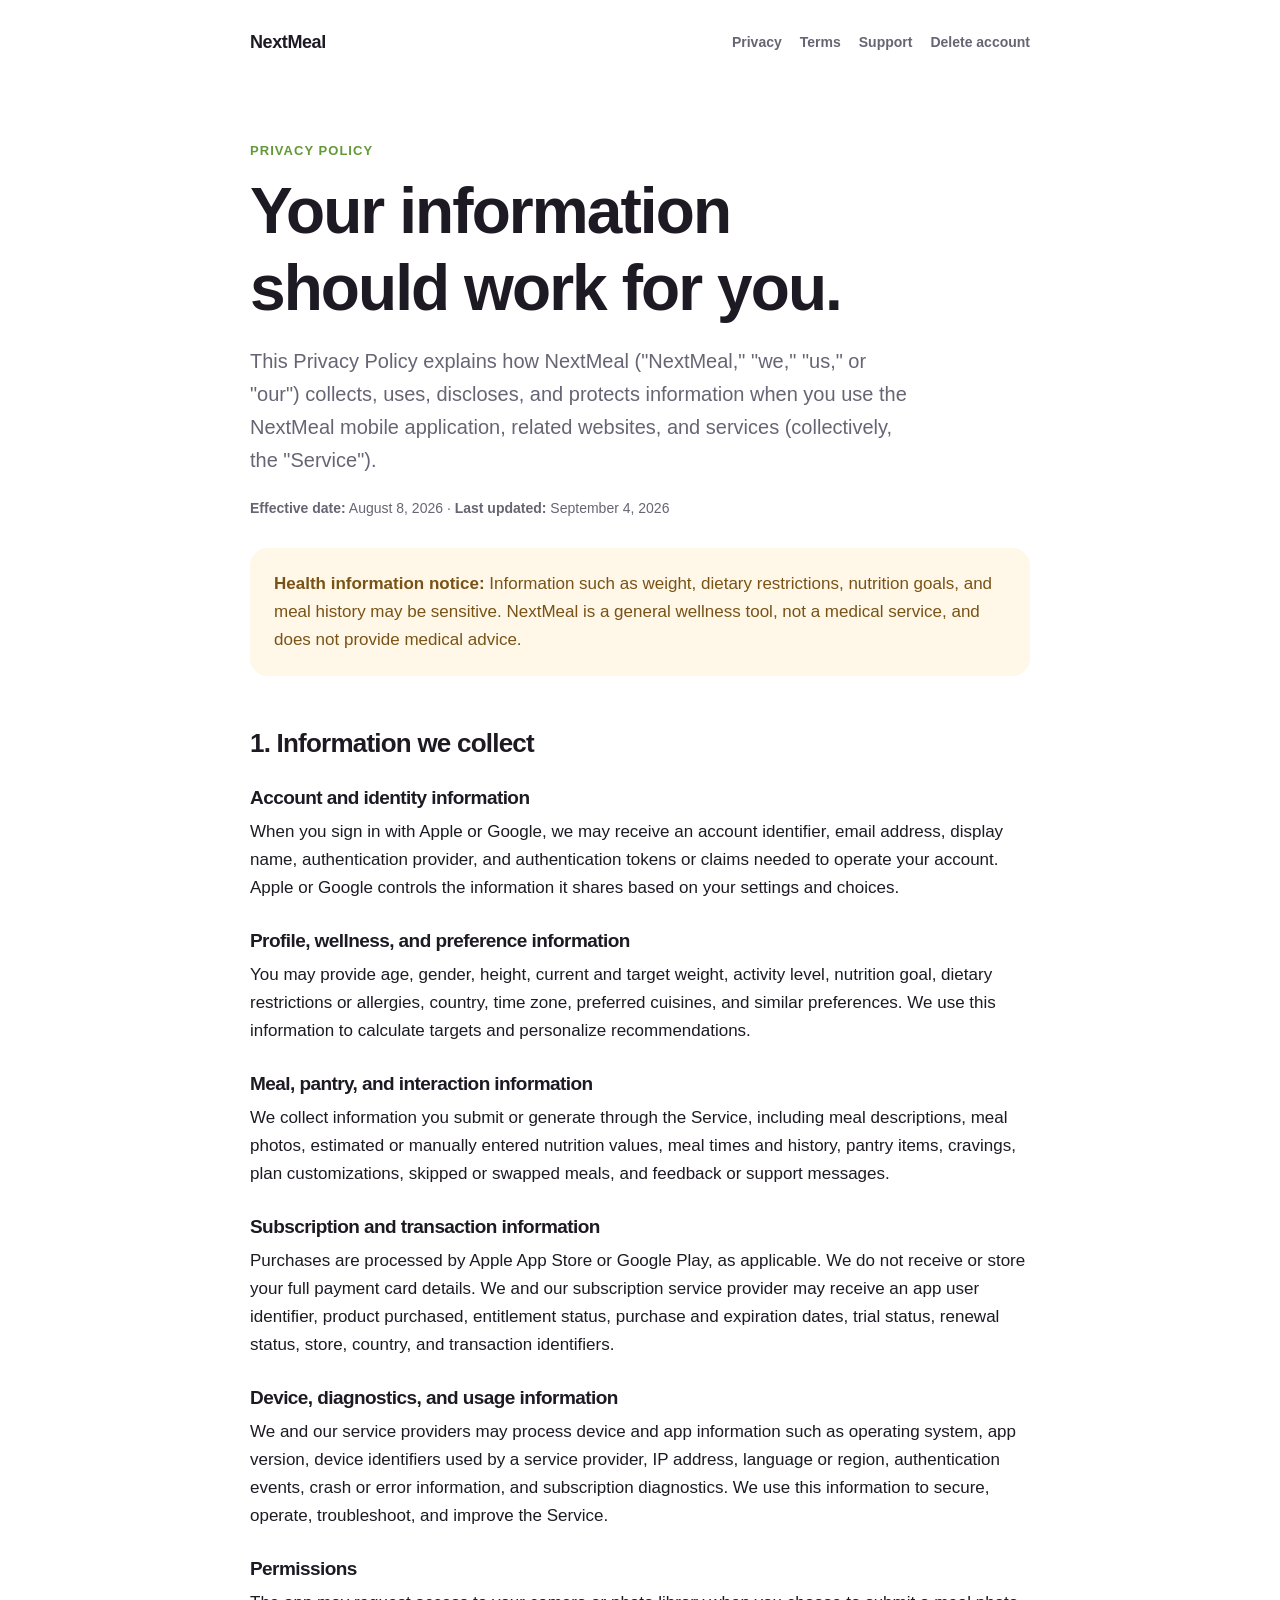
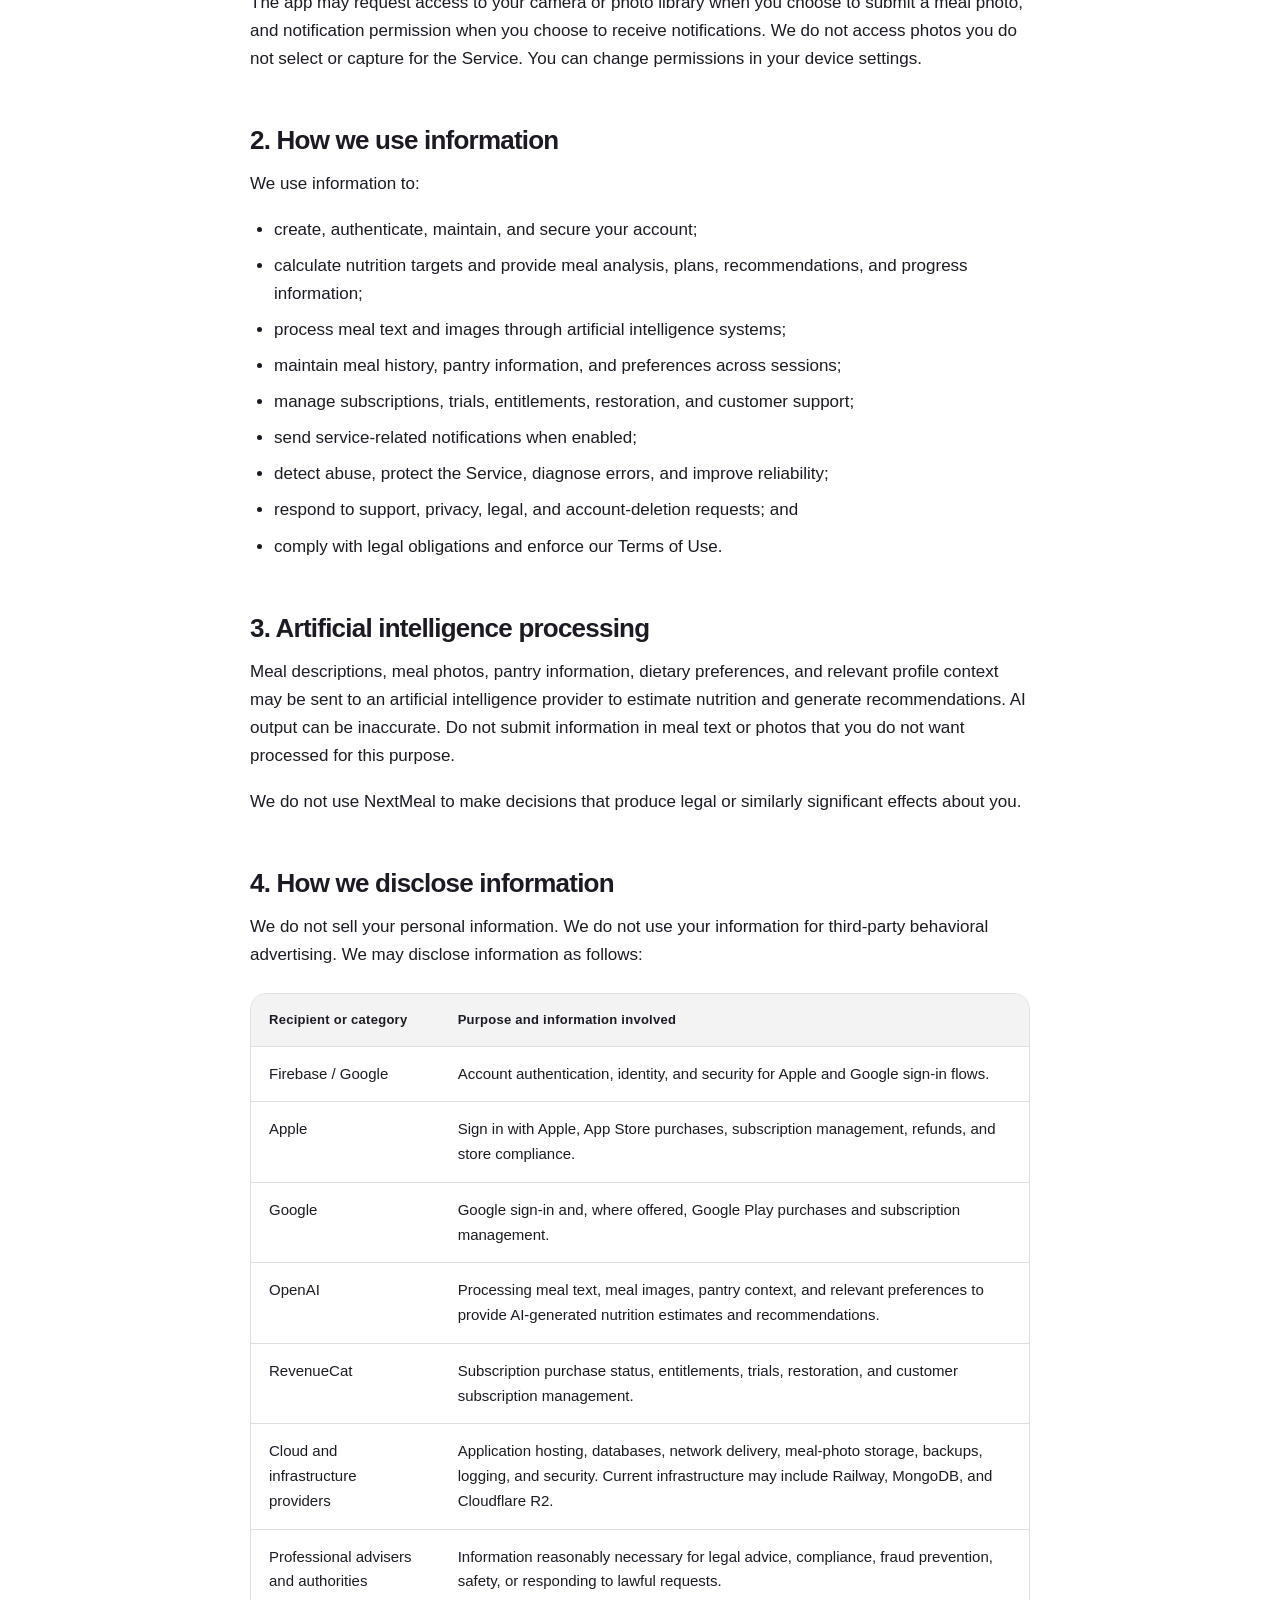
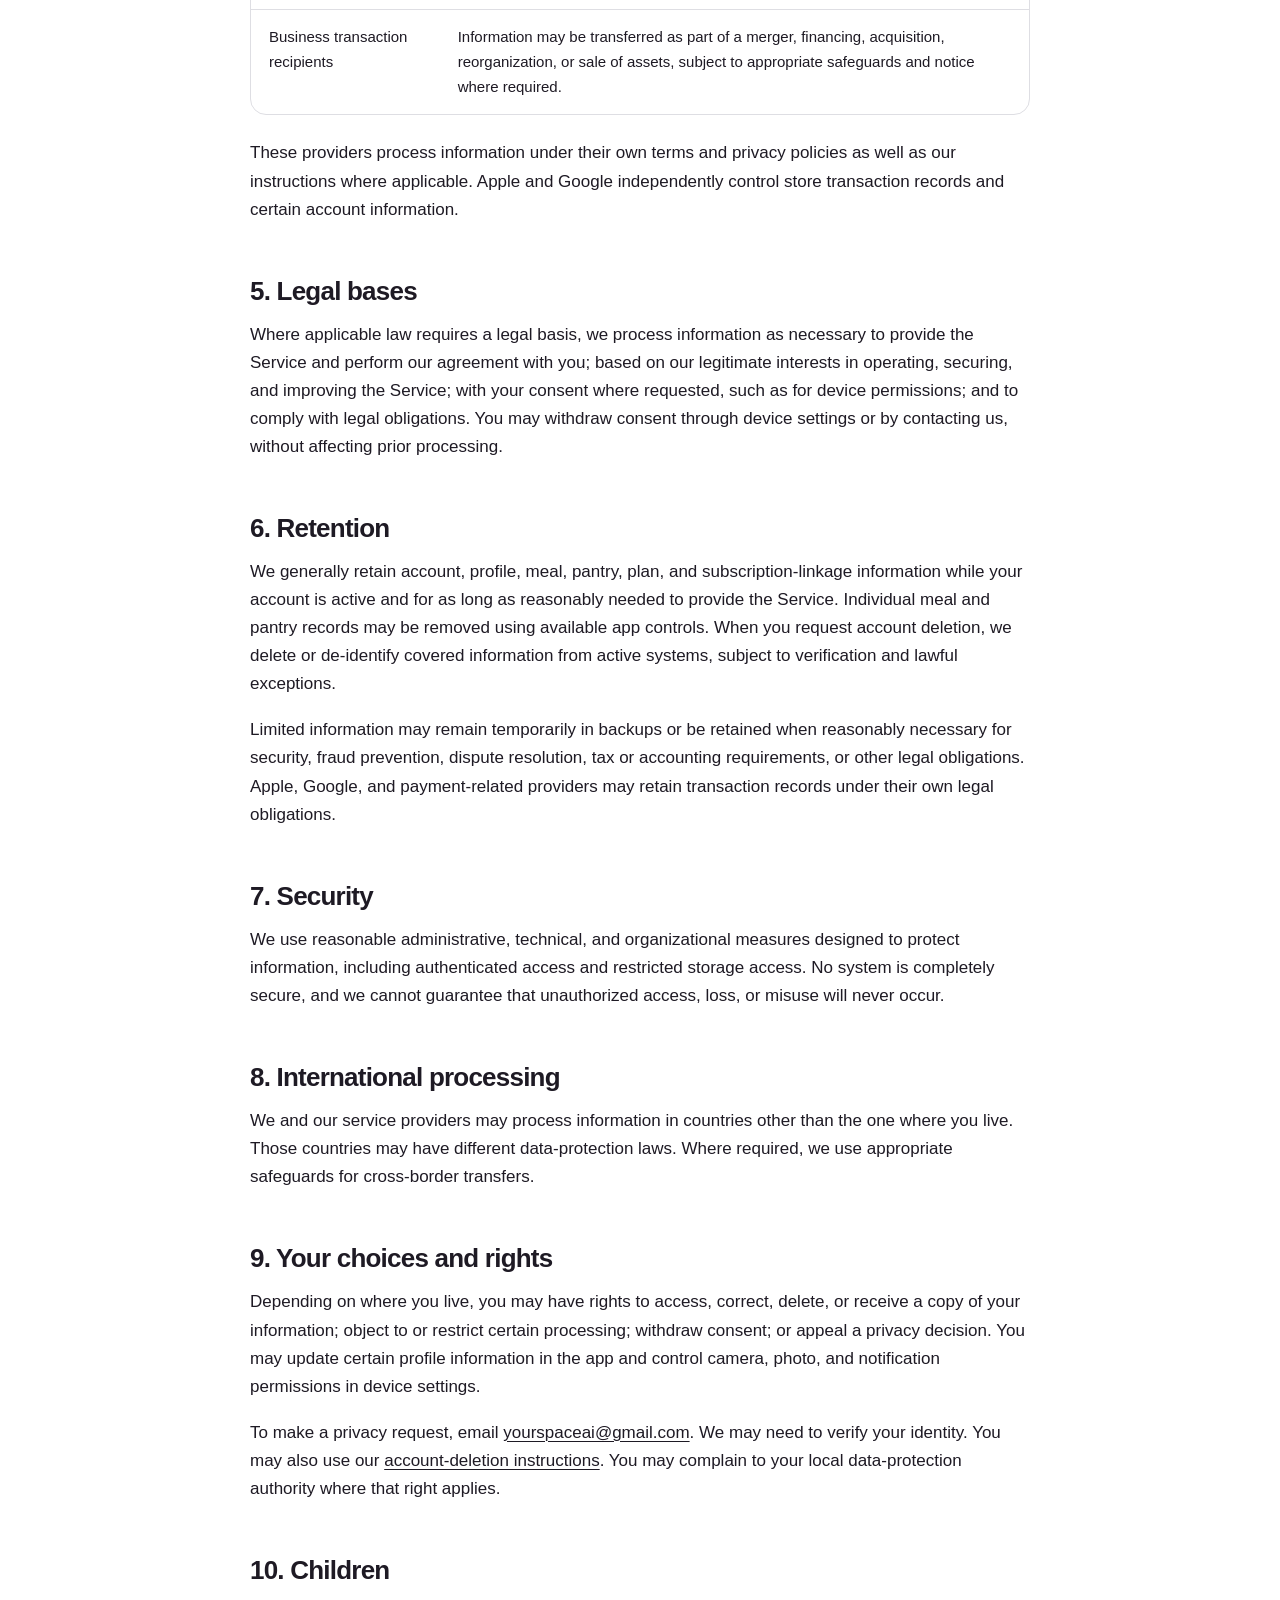
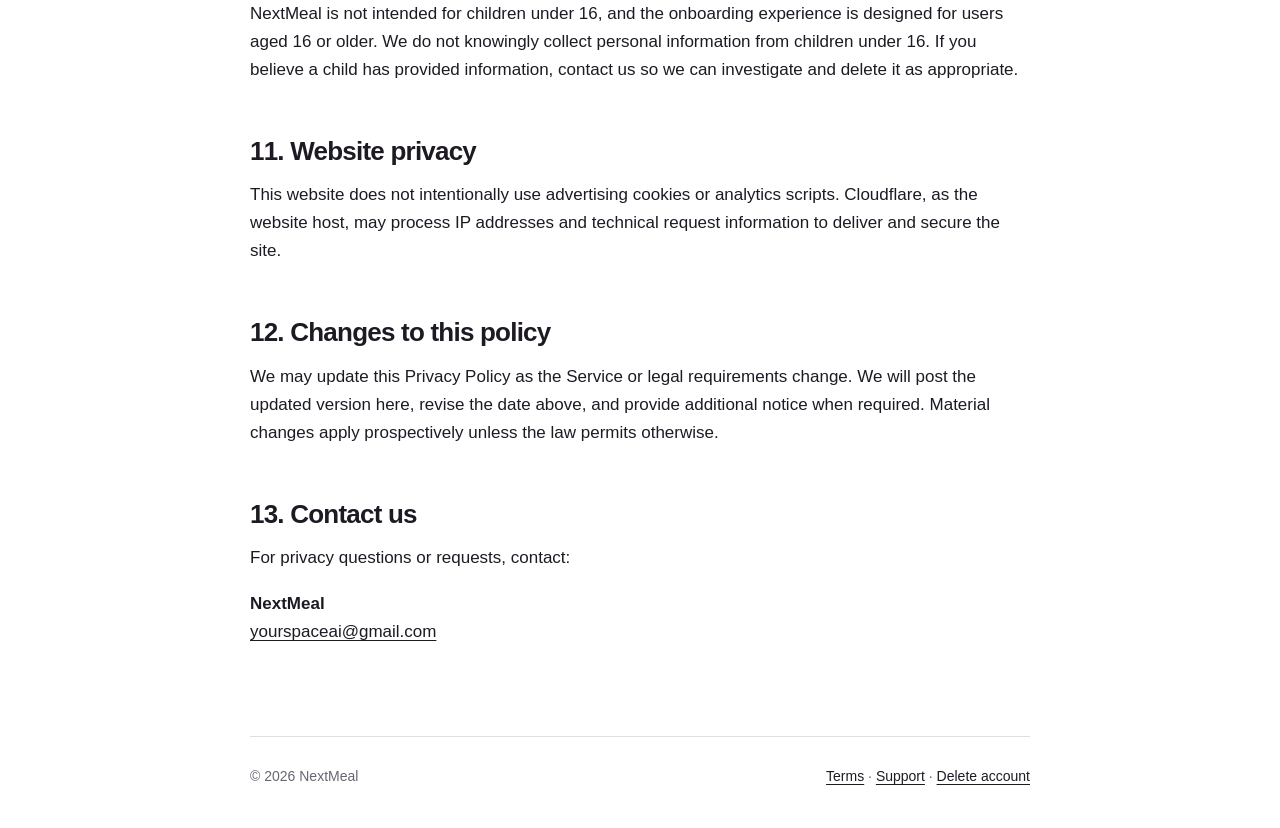
<file: docs/privacy.html>
<!doctype html>
<html lang="en">
  <head>
    <meta charset="utf-8">
    <meta name="viewport" content="width=device-width, initial-scale=1">
    <meta name="description" content="Privacy Policy for NextMeal.">
    <title>Privacy Policy — NextMeal</title>
    <link rel="stylesheet" href="styles.css">
  </head>
  <body>
    <header class="site-header">
      <a class="brand" href="index.html">NextMeal</a>
      <nav class="site-nav" aria-label="Legal and support navigation">
        <a href="privacy.html" aria-current="page">Privacy</a>
        <a href="terms.html">Terms</a>
        <a href="support.html">Support</a>
        <a href="delete-account.html">Delete account</a>
      </nav>
    </header>

    <main>
      <p class="eyebrow">Privacy Policy</p>
      <h1>Your information should work for you.</h1>
      <p class="lede">This Privacy Policy explains how NextMeal ("NextMeal," "we," "us," or "our") collects, uses, discloses, and protects information when you use the NextMeal mobile application, related websites, and services (collectively, the "Service").</p>
      <p class="meta"><strong>Effective date:</strong> August 8, 2026 &middot; <strong>Last updated:</strong> September 4, 2026</p>

      <div class="callout warning">
        <p><strong>Health information notice:</strong> Information such as weight, dietary restrictions, nutrition goals, and meal history may be sensitive. NextMeal is a general wellness tool, not a medical service, and does not provide medical advice.</p>
      </div>

      <h2>1. Information we collect</h2>
      <h3>Account and identity information</h3>
      <p>When you sign in with Apple or Google, we may receive an account identifier, email address, display name, authentication provider, and authentication tokens or claims needed to operate your account. Apple or Google controls the information it shares based on your settings and choices.</p>

      <h3>Profile, wellness, and preference information</h3>
      <p>You may provide age, gender, height, current and target weight, activity level, nutrition goal, dietary restrictions or allergies, country, time zone, preferred cuisines, and similar preferences. We use this information to calculate targets and personalize recommendations.</p>

      <h3>Meal, pantry, and interaction information</h3>
      <p>We collect information you submit or generate through the Service, including meal descriptions, meal photos, estimated or manually entered nutrition values, meal times and history, pantry items, cravings, plan customizations, skipped or swapped meals, and feedback or support messages.</p>

      <h3>Subscription and transaction information</h3>
      <p>Purchases are processed by Apple App Store or Google Play, as applicable. We do not receive or store your full payment card details. We and our subscription service provider may receive an app user identifier, product purchased, entitlement status, purchase and expiration dates, trial status, renewal status, store, country, and transaction identifiers.</p>

      <h3>Device, diagnostics, and usage information</h3>
      <p>We and our service providers may process device and app information such as operating system, app version, device identifiers used by a service provider, IP address, language or region, authentication events, crash or error information, and subscription diagnostics. We use this information to secure, operate, troubleshoot, and improve the Service.</p>

      <h3>Permissions</h3>
      <p>The app may request access to your camera or photo library when you choose to submit a meal photo, and notification permission when you choose to receive notifications. We do not access photos you do not select or capture for the Service. You can change permissions in your device settings.</p>

      <h2>2. How we use information</h2>
      <p>We use information to:</p>
      <ul>
        <li>create, authenticate, maintain, and secure your account;</li>
        <li>calculate nutrition targets and provide meal analysis, plans, recommendations, and progress information;</li>
        <li>process meal text and images through artificial intelligence systems;</li>
        <li>maintain meal history, pantry information, and preferences across sessions;</li>
        <li>manage subscriptions, trials, entitlements, restoration, and customer support;</li>
        <li>send service-related notifications when enabled;</li>
        <li>detect abuse, protect the Service, diagnose errors, and improve reliability;</li>
        <li>respond to support, privacy, legal, and account-deletion requests; and</li>
        <li>comply with legal obligations and enforce our Terms of Use.</li>
      </ul>

      <h2>3. Artificial intelligence processing</h2>
      <p>Meal descriptions, meal photos, pantry information, dietary preferences, and relevant profile context may be sent to an artificial intelligence provider to estimate nutrition and generate recommendations. AI output can be inaccurate. Do not submit information in meal text or photos that you do not want processed for this purpose.</p>
      <p>We do not use NextMeal to make decisions that produce legal or similarly significant effects about you.</p>

      <h2>4. How we disclose information</h2>
      <p>We do not sell your personal information. We do not use your information for third-party behavioral advertising. We may disclose information as follows:</p>

      <div class="table-wrap">
        <table>
          <thead>
            <tr><th>Recipient or category</th><th>Purpose and information involved</th></tr>
          </thead>
          <tbody>
            <tr><td>Firebase / Google</td><td>Account authentication, identity, and security for Apple and Google sign-in flows.</td></tr>
            <tr><td>Apple</td><td>Sign in with Apple, App Store purchases, subscription management, refunds, and store compliance.</td></tr>
            <tr><td>Google</td><td>Google sign-in and, where offered, Google Play purchases and subscription management.</td></tr>
            <tr><td>OpenAI</td><td>Processing meal text, meal images, pantry context, and relevant preferences to provide AI-generated nutrition estimates and recommendations.</td></tr>
            <tr><td>RevenueCat</td><td>Subscription purchase status, entitlements, trials, restoration, and customer subscription management.</td></tr>
            <tr><td>Cloud and infrastructure providers</td><td>Application hosting, databases, network delivery, meal-photo storage, backups, logging, and security. Current infrastructure may include Railway, MongoDB, and Cloudflare R2.</td></tr>
            <tr><td>Professional advisers and authorities</td><td>Information reasonably necessary for legal advice, compliance, fraud prevention, safety, or responding to lawful requests.</td></tr>
            <tr><td>Business transaction recipients</td><td>Information may be transferred as part of a merger, financing, acquisition, reorganization, or sale of assets, subject to appropriate safeguards and notice where required.</td></tr>
          </tbody>
        </table>
      </div>

      <p>These providers process information under their own terms and privacy policies as well as our instructions where applicable. Apple and Google independently control store transaction records and certain account information.</p>

      <h2>5. Legal bases</h2>
      <p>Where applicable law requires a legal basis, we process information as necessary to provide the Service and perform our agreement with you; based on our legitimate interests in operating, securing, and improving the Service; with your consent where requested, such as for device permissions; and to comply with legal obligations. You may withdraw consent through device settings or by contacting us, without affecting prior processing.</p>

      <h2>6. Retention</h2>
      <p>We generally retain account, profile, meal, pantry, plan, and subscription-linkage information while your account is active and for as long as reasonably needed to provide the Service. Individual meal and pantry records may be removed using available app controls. When you request account deletion, we delete or de-identify covered information from active systems, subject to verification and lawful exceptions.</p>
      <p>Limited information may remain temporarily in backups or be retained when reasonably necessary for security, fraud prevention, dispute resolution, tax or accounting requirements, or other legal obligations. Apple, Google, and payment-related providers may retain transaction records under their own legal obligations.</p>

      <h2>7. Security</h2>
      <p>We use reasonable administrative, technical, and organizational measures designed to protect information, including authenticated access and restricted storage access. No system is completely secure, and we cannot guarantee that unauthorized access, loss, or misuse will never occur.</p>

      <h2>8. International processing</h2>
      <p>We and our service providers may process information in countries other than the one where you live. Those countries may have different data-protection laws. Where required, we use appropriate safeguards for cross-border transfers.</p>

      <h2>9. Your choices and rights</h2>
      <p>Depending on where you live, you may have rights to access, correct, delete, or receive a copy of your information; object to or restrict certain processing; withdraw consent; or appeal a privacy decision. You may update certain profile information in the app and control camera, photo, and notification permissions in device settings.</p>
      <p>To make a privacy request, email <a href="mailto:yourspaceai@gmail.com?subject=NextMeal%20Privacy%20Request">yourspaceai@gmail.com</a>. We may need to verify your identity. You may also use our <a href="delete-account.html">account-deletion instructions</a>. You may complain to your local data-protection authority where that right applies.</p>

      <h2>10. Children</h2>
      <p>NextMeal is not intended for children under 16, and the onboarding experience is designed for users aged 16 or older. We do not knowingly collect personal information from children under 16. If you believe a child has provided information, contact us so we can investigate and delete it as appropriate.</p>

      <h2>11. Website privacy</h2>
      <p>This website does not intentionally use advertising cookies or analytics scripts. Cloudflare, as the website host, may process IP addresses and technical request information to deliver and secure the site.</p>

      <h2>12. Changes to this policy</h2>
      <p>We may update this Privacy Policy as the Service or legal requirements change. We will post the updated version here, revise the date above, and provide additional notice when required. Material changes apply prospectively unless the law permits otherwise.</p>

      <h2>13. Contact us</h2>
      <p>For privacy questions or requests, contact:</p>
      <p><strong>NextMeal</strong><br><a href="mailto:yourspaceai@gmail.com">yourspaceai@gmail.com</a></p>
    </main>

    <footer class="site-footer">
      <p>&copy; 2026 NextMeal</p>
      <p><a href="terms.html">Terms</a> &middot; <a href="support.html">Support</a> &middot; <a href="delete-account.html">Delete account</a></p>
    </footer>
  </body>
</html>
</file>
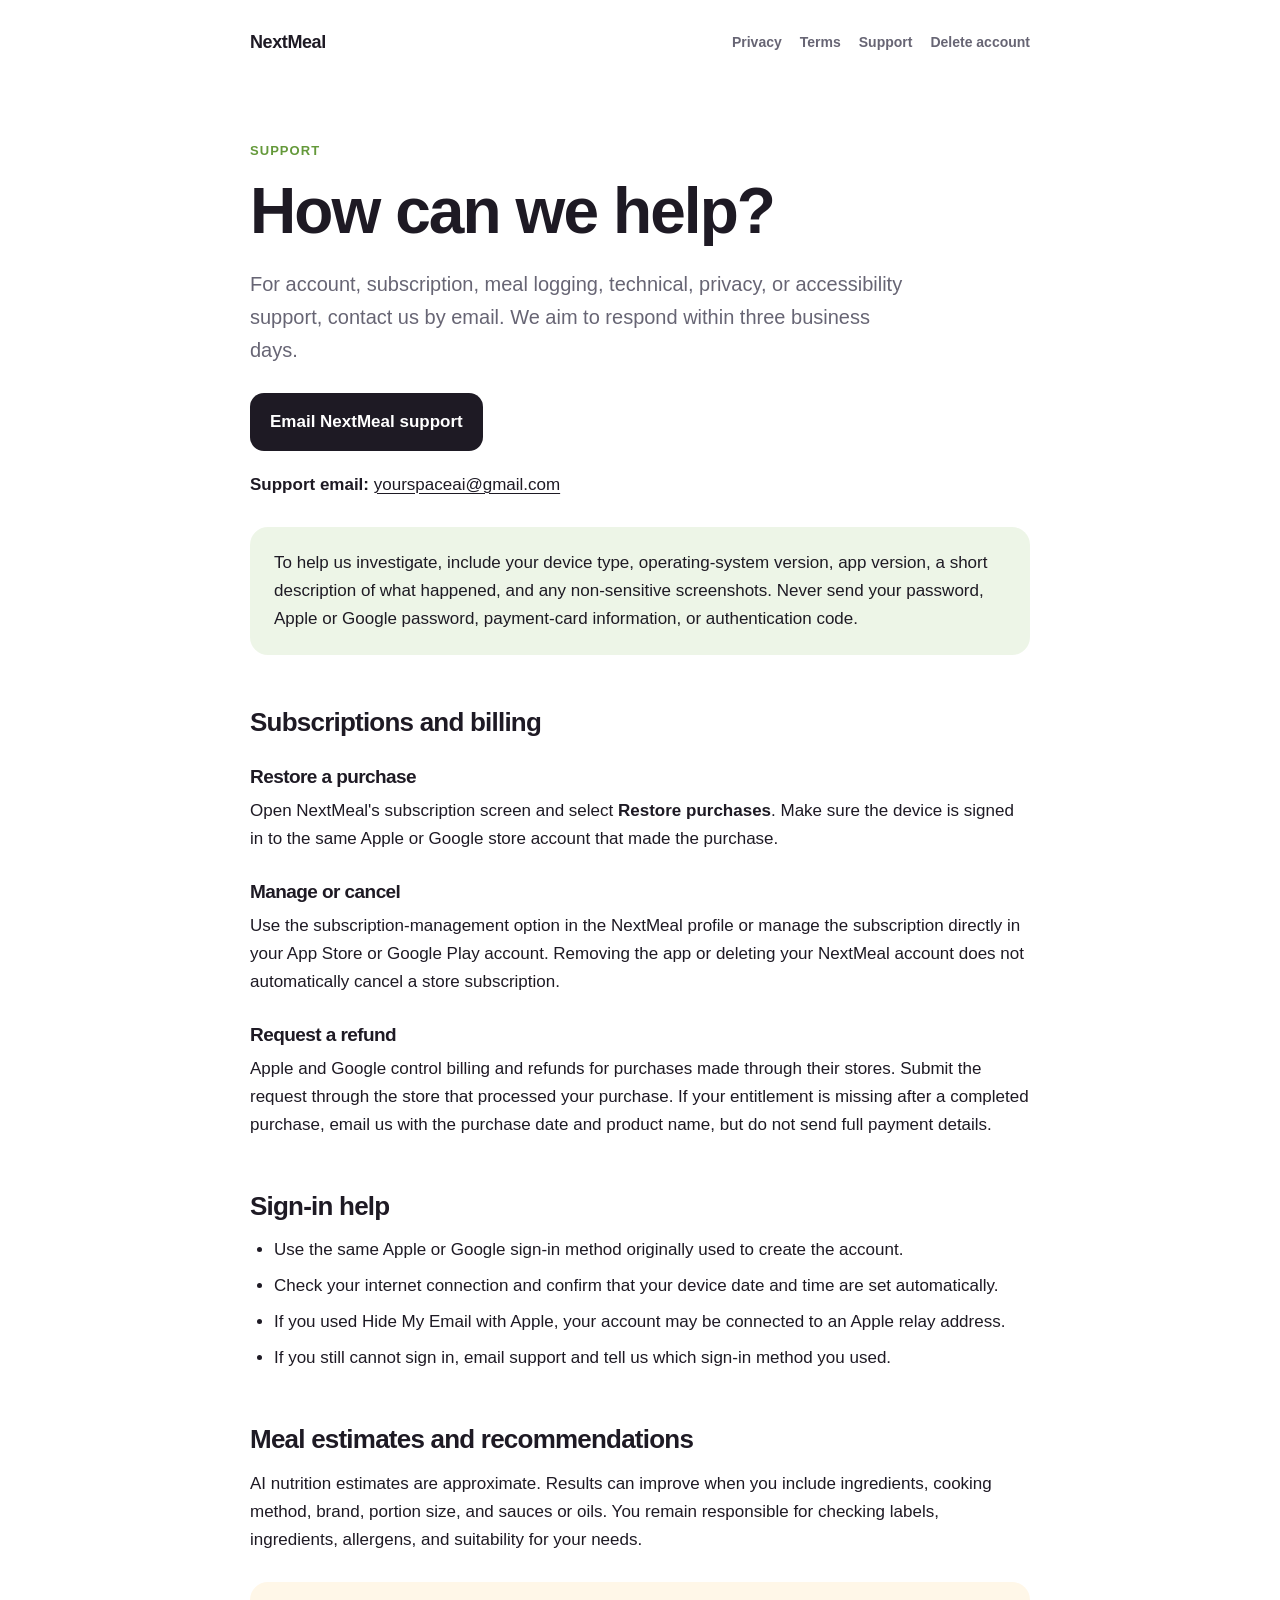
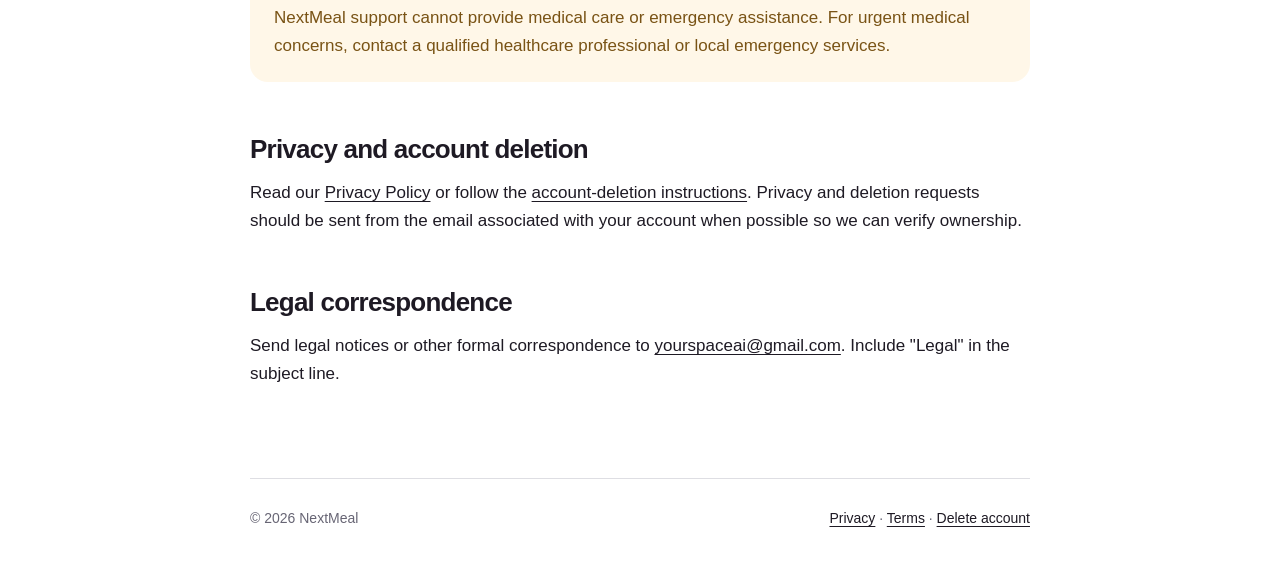
<file: docs/support.html>
<!doctype html>
<html lang="en">
  <head>
    <meta charset="utf-8">
    <meta name="viewport" content="width=device-width, initial-scale=1">
    <meta name="description" content="Support for NextMeal.">
    <title>Support — NextMeal</title>
    <link rel="stylesheet" href="styles.css">
  </head>
  <body>
    <header class="site-header">
      <a class="brand" href="index.html">NextMeal</a>
      <nav class="site-nav" aria-label="Legal and support navigation">
        <a href="privacy.html">Privacy</a>
        <a href="terms.html">Terms</a>
        <a href="support.html" aria-current="page">Support</a>
        <a href="delete-account.html">Delete account</a>
      </nav>
    </header>

    <main>
      <p class="eyebrow">Support</p>
      <h1>How can we help?</h1>
      <p class="lede">For account, subscription, meal logging, technical, privacy, or accessibility support, contact us by email. We aim to respond within three business days.</p>

      <a class="button" href="mailto:yourspaceai@gmail.com?subject=NextMeal%20Support">Email NextMeal support</a>
      <p><strong>Support email:</strong> <a href="mailto:yourspaceai@gmail.com">yourspaceai@gmail.com</a></p>

      <div class="callout">
        <p>To help us investigate, include your device type, operating-system version, app version, a short description of what happened, and any non-sensitive screenshots. Never send your password, Apple or Google password, payment-card information, or authentication code.</p>
      </div>

      <h2>Subscriptions and billing</h2>
      <h3>Restore a purchase</h3>
      <p>Open NextMeal's subscription screen and select <strong>Restore purchases</strong>. Make sure the device is signed in to the same Apple or Google store account that made the purchase.</p>

      <h3>Manage or cancel</h3>
      <p>Use the subscription-management option in the NextMeal profile or manage the subscription directly in your App Store or Google Play account. Removing the app or deleting your NextMeal account does not automatically cancel a store subscription.</p>

      <h3>Request a refund</h3>
      <p>Apple and Google control billing and refunds for purchases made through their stores. Submit the request through the store that processed your purchase. If your entitlement is missing after a completed purchase, email us with the purchase date and product name, but do not send full payment details.</p>

      <h2>Sign-in help</h2>
      <ul>
        <li>Use the same Apple or Google sign-in method originally used to create the account.</li>
        <li>Check your internet connection and confirm that your device date and time are set automatically.</li>
        <li>If you used Hide My Email with Apple, your account may be connected to an Apple relay address.</li>
        <li>If you still cannot sign in, email support and tell us which sign-in method you used.</li>
      </ul>

      <h2>Meal estimates and recommendations</h2>
      <p>AI nutrition estimates are approximate. Results can improve when you include ingredients, cooking method, brand, portion size, and sauces or oils. You remain responsible for checking labels, ingredients, allergens, and suitability for your needs.</p>

      <div class="callout warning">
        <p>NextMeal support cannot provide medical care or emergency assistance. For urgent medical concerns, contact a qualified healthcare professional or local emergency services.</p>
      </div>

      <h2>Privacy and account deletion</h2>
      <p>Read our <a href="privacy.html">Privacy Policy</a> or follow the <a href="delete-account.html">account-deletion instructions</a>. Privacy and deletion requests should be sent from the email associated with your account when possible so we can verify ownership.</p>

      <h2>Legal correspondence</h2>
      <p>Send legal notices or other formal correspondence to <a href="mailto:yourspaceai@gmail.com">yourspaceai@gmail.com</a>. Include "Legal" in the subject line.</p>
    </main>

    <footer class="site-footer">
      <p>&copy; 2026 NextMeal</p>
      <p><a href="privacy.html">Privacy</a> &middot; <a href="terms.html">Terms</a> &middot; <a href="delete-account.html">Delete account</a></p>
    </footer>
  </body>
</html>
</file>
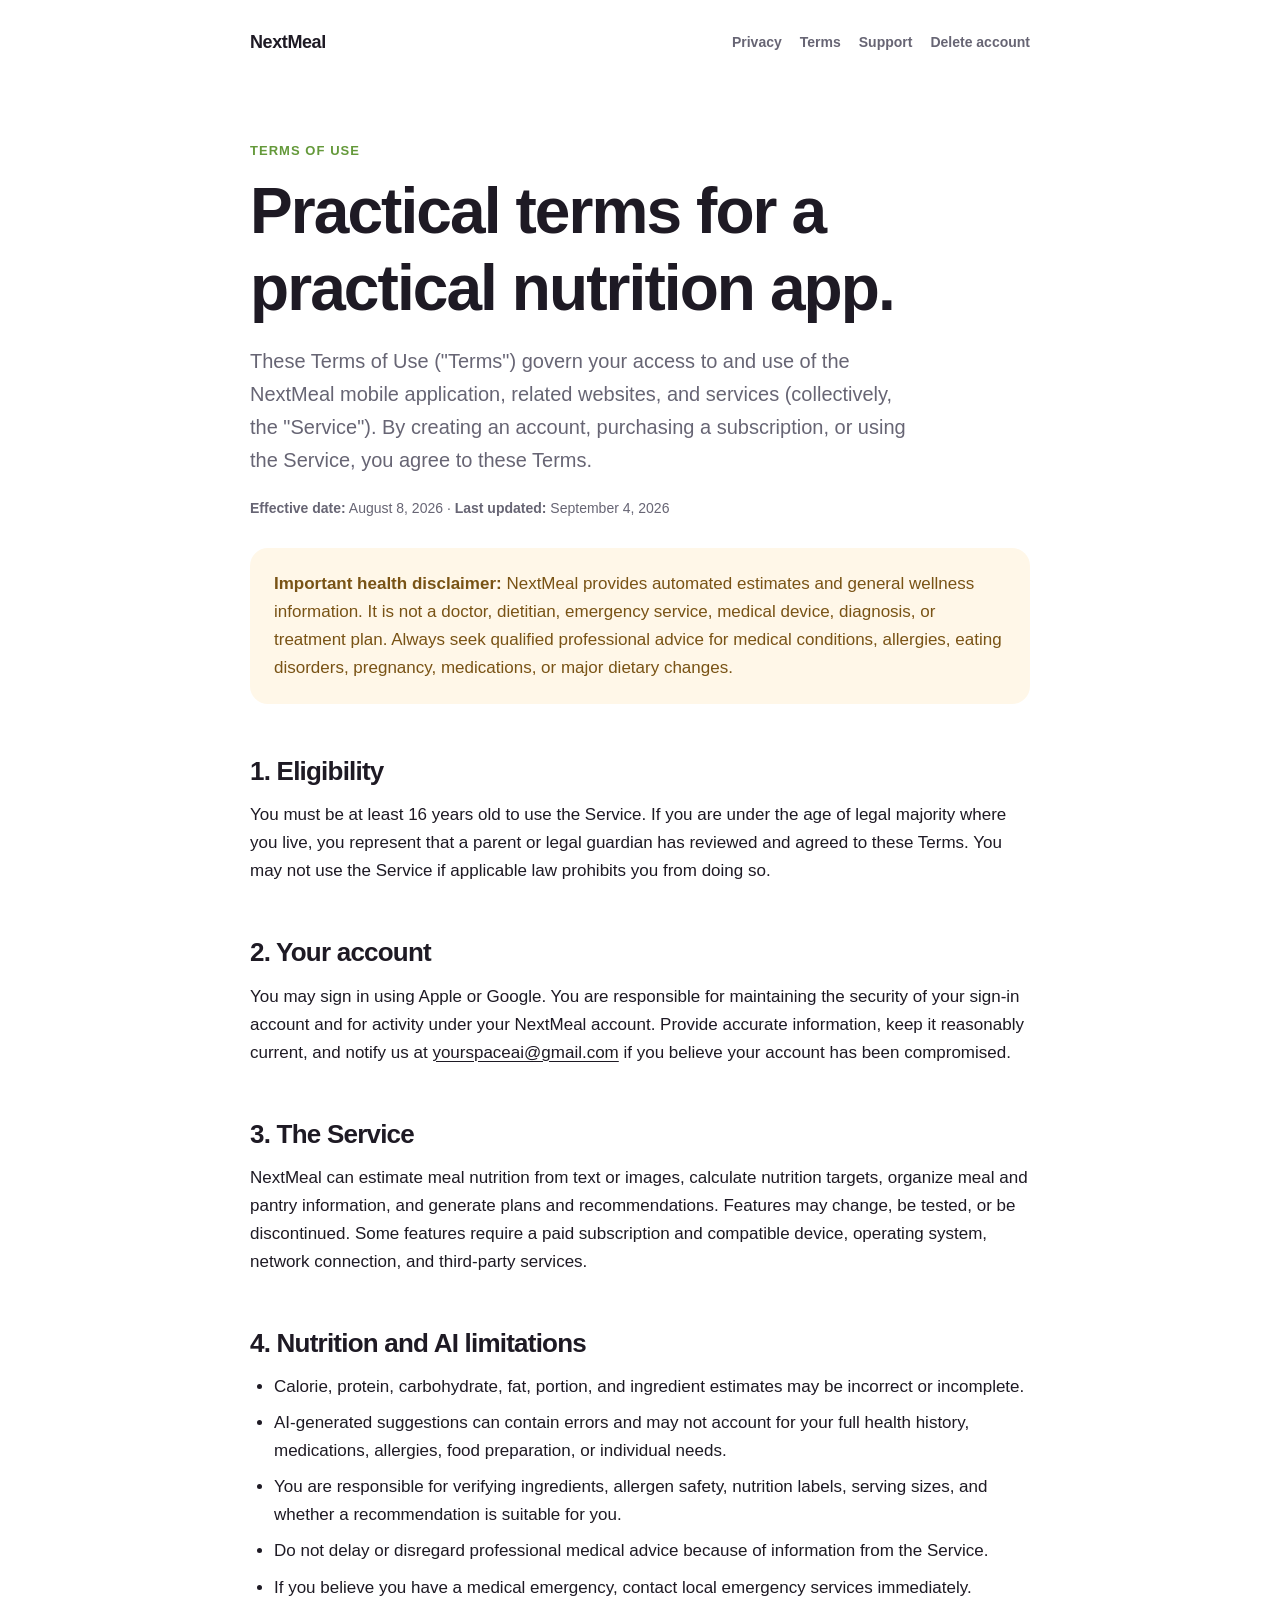
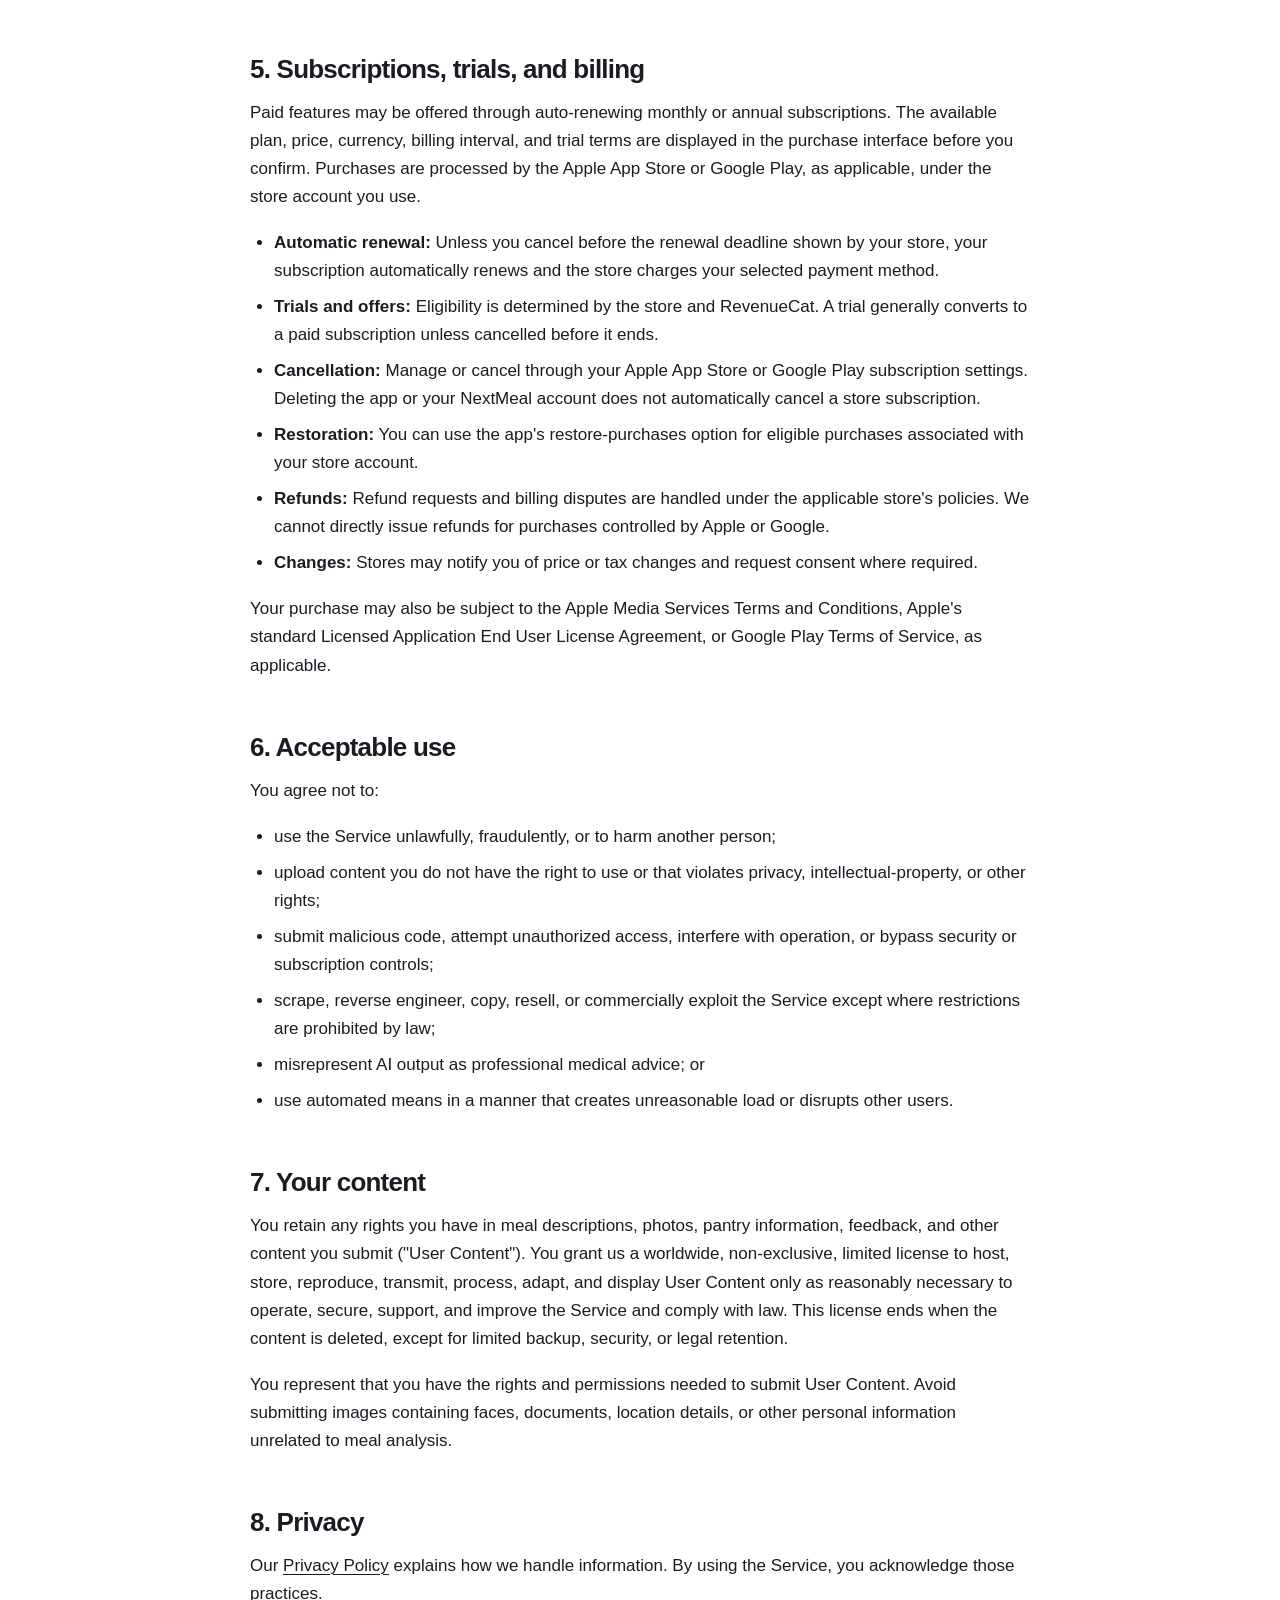
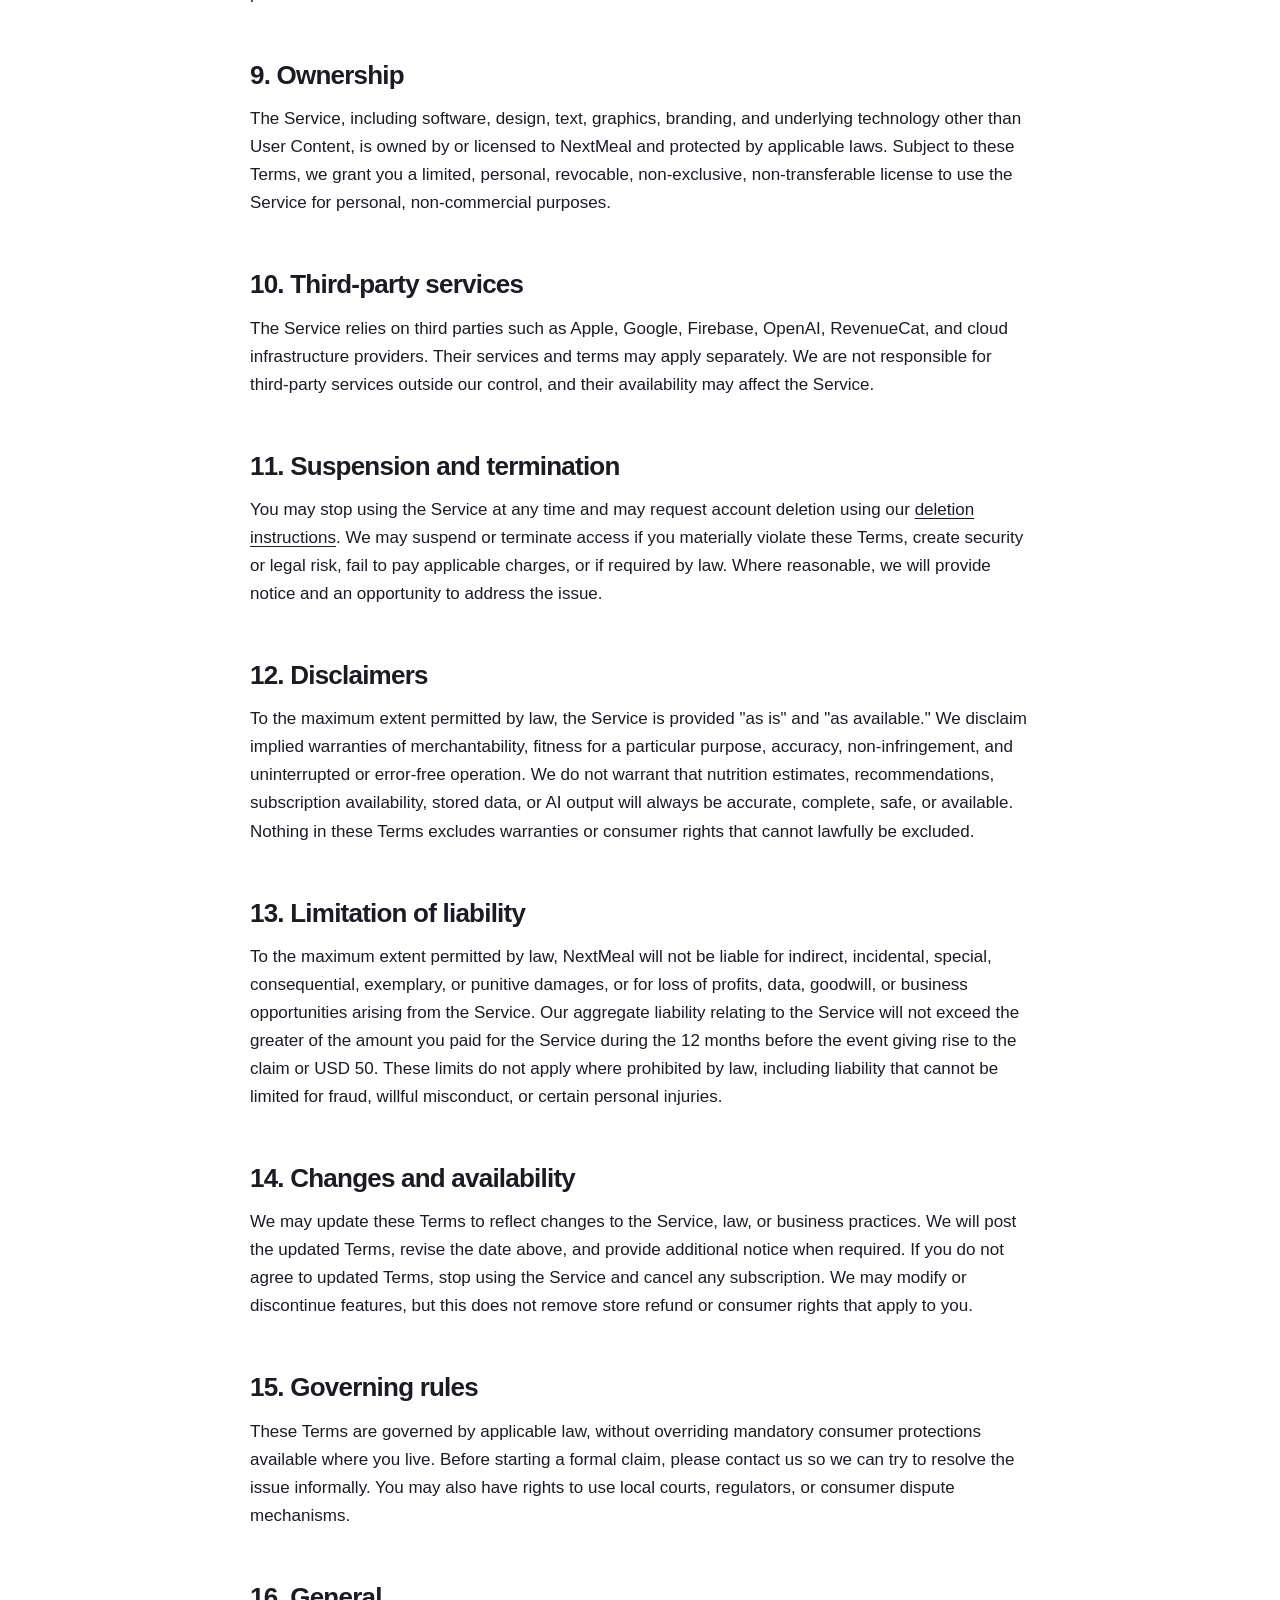
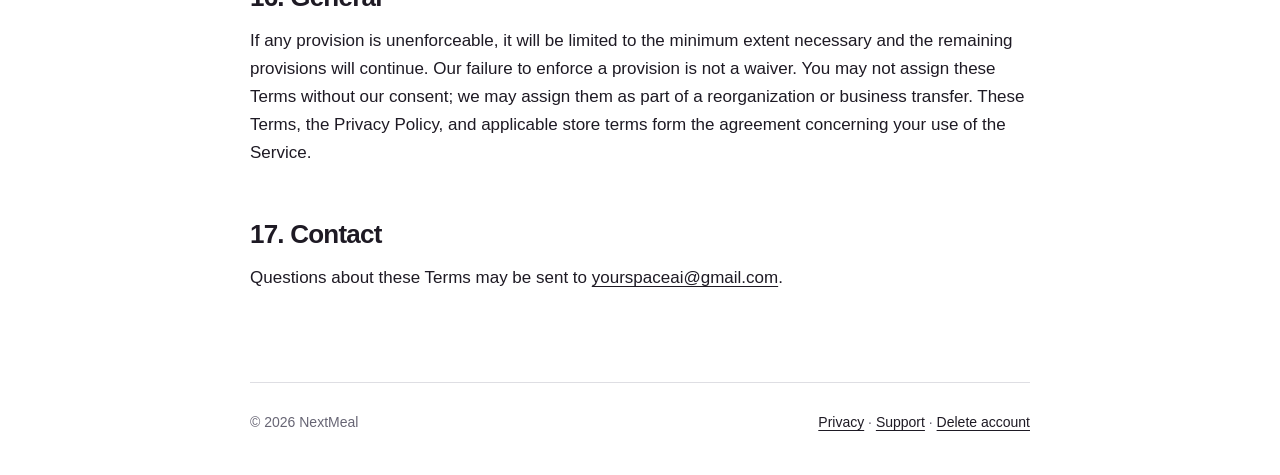
<file: docs/terms.html>
<!doctype html>
<html lang="en">
  <head>
    <meta charset="utf-8">
    <meta name="viewport" content="width=device-width, initial-scale=1">
    <meta name="description" content="Terms of Use for NextMeal.">
    <title>Terms of Use — NextMeal</title>
    <link rel="stylesheet" href="styles.css">
  </head>
  <body>
    <header class="site-header">
      <a class="brand" href="index.html">NextMeal</a>
      <nav class="site-nav" aria-label="Legal and support navigation">
        <a href="privacy.html">Privacy</a>
        <a href="terms.html" aria-current="page">Terms</a>
        <a href="support.html">Support</a>
        <a href="delete-account.html">Delete account</a>
      </nav>
    </header>

    <main>
      <p class="eyebrow">Terms of Use</p>
      <h1>Practical terms for a practical nutrition app.</h1>
      <p class="lede">These Terms of Use ("Terms") govern your access to and use of the NextMeal mobile application, related websites, and services (collectively, the "Service"). By creating an account, purchasing a subscription, or using the Service, you agree to these Terms.</p>
      <p class="meta"><strong>Effective date:</strong> August 8, 2026 &middot; <strong>Last updated:</strong> September 4, 2026</p>

      <div class="callout warning">
        <p><strong>Important health disclaimer:</strong> NextMeal provides automated estimates and general wellness information. It is not a doctor, dietitian, emergency service, medical device, diagnosis, or treatment plan. Always seek qualified professional advice for medical conditions, allergies, eating disorders, pregnancy, medications, or major dietary changes.</p>
      </div>

      <h2>1. Eligibility</h2>
      <p>You must be at least 16 years old to use the Service. If you are under the age of legal majority where you live, you represent that a parent or legal guardian has reviewed and agreed to these Terms. You may not use the Service if applicable law prohibits you from doing so.</p>

      <h2>2. Your account</h2>
      <p>You may sign in using Apple or Google. You are responsible for maintaining the security of your sign-in account and for activity under your NextMeal account. Provide accurate information, keep it reasonably current, and notify us at <a href="mailto:yourspaceai@gmail.com">yourspaceai@gmail.com</a> if you believe your account has been compromised.</p>

      <h2>3. The Service</h2>
      <p>NextMeal can estimate meal nutrition from text or images, calculate nutrition targets, organize meal and pantry information, and generate plans and recommendations. Features may change, be tested, or be discontinued. Some features require a paid subscription and compatible device, operating system, network connection, and third-party services.</p>

      <h2>4. Nutrition and AI limitations</h2>
      <ul>
        <li>Calorie, protein, carbohydrate, fat, portion, and ingredient estimates may be incorrect or incomplete.</li>
        <li>AI-generated suggestions can contain errors and may not account for your full health history, medications, allergies, food preparation, or individual needs.</li>
        <li>You are responsible for verifying ingredients, allergen safety, nutrition labels, serving sizes, and whether a recommendation is suitable for you.</li>
        <li>Do not delay or disregard professional medical advice because of information from the Service.</li>
        <li>If you believe you have a medical emergency, contact local emergency services immediately.</li>
      </ul>

      <h2>5. Subscriptions, trials, and billing</h2>
      <p>Paid features may be offered through auto-renewing monthly or annual subscriptions. The available plan, price, currency, billing interval, and trial terms are displayed in the purchase interface before you confirm. Purchases are processed by the Apple App Store or Google Play, as applicable, under the store account you use.</p>
      <ul>
        <li><strong>Automatic renewal:</strong> Unless you cancel before the renewal deadline shown by your store, your subscription automatically renews and the store charges your selected payment method.</li>
        <li><strong>Trials and offers:</strong> Eligibility is determined by the store and RevenueCat. A trial generally converts to a paid subscription unless cancelled before it ends.</li>
        <li><strong>Cancellation:</strong> Manage or cancel through your Apple App Store or Google Play subscription settings. Deleting the app or your NextMeal account does not automatically cancel a store subscription.</li>
        <li><strong>Restoration:</strong> You can use the app's restore-purchases option for eligible purchases associated with your store account.</li>
        <li><strong>Refunds:</strong> Refund requests and billing disputes are handled under the applicable store's policies. We cannot directly issue refunds for purchases controlled by Apple or Google.</li>
        <li><strong>Changes:</strong> Stores may notify you of price or tax changes and request consent where required.</li>
      </ul>
      <p>Your purchase may also be subject to the Apple Media Services Terms and Conditions, Apple's standard Licensed Application End User License Agreement, or Google Play Terms of Service, as applicable.</p>

      <h2>6. Acceptable use</h2>
      <p>You agree not to:</p>
      <ul>
        <li>use the Service unlawfully, fraudulently, or to harm another person;</li>
        <li>upload content you do not have the right to use or that violates privacy, intellectual-property, or other rights;</li>
        <li>submit malicious code, attempt unauthorized access, interfere with operation, or bypass security or subscription controls;</li>
        <li>scrape, reverse engineer, copy, resell, or commercially exploit the Service except where restrictions are prohibited by law;</li>
        <li>misrepresent AI output as professional medical advice; or</li>
        <li>use automated means in a manner that creates unreasonable load or disrupts other users.</li>
      </ul>

      <h2>7. Your content</h2>
      <p>You retain any rights you have in meal descriptions, photos, pantry information, feedback, and other content you submit ("User Content"). You grant us a worldwide, non-exclusive, limited license to host, store, reproduce, transmit, process, adapt, and display User Content only as reasonably necessary to operate, secure, support, and improve the Service and comply with law. This license ends when the content is deleted, except for limited backup, security, or legal retention.</p>
      <p>You represent that you have the rights and permissions needed to submit User Content. Avoid submitting images containing faces, documents, location details, or other personal information unrelated to meal analysis.</p>

      <h2>8. Privacy</h2>
      <p>Our <a href="privacy.html">Privacy Policy</a> explains how we handle information. By using the Service, you acknowledge those practices.</p>

      <h2>9. Ownership</h2>
      <p>The Service, including software, design, text, graphics, branding, and underlying technology other than User Content, is owned by or licensed to NextMeal and protected by applicable laws. Subject to these Terms, we grant you a limited, personal, revocable, non-exclusive, non-transferable license to use the Service for personal, non-commercial purposes.</p>

      <h2>10. Third-party services</h2>
      <p>The Service relies on third parties such as Apple, Google, Firebase, OpenAI, RevenueCat, and cloud infrastructure providers. Their services and terms may apply separately. We are not responsible for third-party services outside our control, and their availability may affect the Service.</p>

      <h2>11. Suspension and termination</h2>
      <p>You may stop using the Service at any time and may request account deletion using our <a href="delete-account.html">deletion instructions</a>. We may suspend or terminate access if you materially violate these Terms, create security or legal risk, fail to pay applicable charges, or if required by law. Where reasonable, we will provide notice and an opportunity to address the issue.</p>

      <h2>12. Disclaimers</h2>
      <p>To the maximum extent permitted by law, the Service is provided "as is" and "as available." We disclaim implied warranties of merchantability, fitness for a particular purpose, accuracy, non-infringement, and uninterrupted or error-free operation. We do not warrant that nutrition estimates, recommendations, subscription availability, stored data, or AI output will always be accurate, complete, safe, or available. Nothing in these Terms excludes warranties or consumer rights that cannot lawfully be excluded.</p>

      <h2>13. Limitation of liability</h2>
      <p>To the maximum extent permitted by law, NextMeal will not be liable for indirect, incidental, special, consequential, exemplary, or punitive damages, or for loss of profits, data, goodwill, or business opportunities arising from the Service. Our aggregate liability relating to the Service will not exceed the greater of the amount you paid for the Service during the 12 months before the event giving rise to the claim or USD 50. These limits do not apply where prohibited by law, including liability that cannot be limited for fraud, willful misconduct, or certain personal injuries.</p>

      <h2>14. Changes and availability</h2>
      <p>We may update these Terms to reflect changes to the Service, law, or business practices. We will post the updated Terms, revise the date above, and provide additional notice when required. If you do not agree to updated Terms, stop using the Service and cancel any subscription. We may modify or discontinue features, but this does not remove store refund or consumer rights that apply to you.</p>

      <h2>15. Governing rules</h2>
      <p>These Terms are governed by applicable law, without overriding mandatory consumer protections available where you live. Before starting a formal claim, please contact us so we can try to resolve the issue informally. You may also have rights to use local courts, regulators, or consumer dispute mechanisms.</p>

      <h2>16. General</h2>
      <p>If any provision is unenforceable, it will be limited to the minimum extent necessary and the remaining provisions will continue. Our failure to enforce a provision is not a waiver. You may not assign these Terms without our consent; we may assign them as part of a reorganization or business transfer. These Terms, the Privacy Policy, and applicable store terms form the agreement concerning your use of the Service.</p>

      <h2>17. Contact</h2>
      <p>Questions about these Terms may be sent to <a href="mailto:yourspaceai@gmail.com">yourspaceai@gmail.com</a>.</p>
    </main>

    <footer class="site-footer">
      <p>&copy; 2026 NextMeal</p>
      <p><a href="privacy.html">Privacy</a> &middot; <a href="support.html">Support</a> &middot; <a href="delete-account.html">Delete account</a></p>
    </footer>
  </body>
</html>
</file>
<file: docs/landing.css>
@import url('https://fonts.googleapis.com/css2?family=Open+Sans:ital,wght@0,400;0,500;0,600;0,700;0,800;1,700&display=swap');

:root { color-scheme: light; --ink:#1e1a24; --muted:#747383; --quiet:#aaa9b7; --surface:#f2f2f3; --surface-2:#e9e9eb; --white:#fff; --green:#64993a; --green-soft:#e8f3df; --red:#de6969; --orange:#de9a69; --blue:#6998de; --line:#e5e5e8; --max:1240px; }
* { box-sizing: border-box; }
html { scroll-behavior: smooth; }
body { margin:0; overflow-x:hidden; background:var(--white); color:var(--ink); font-family:"Open Sans",-apple-system,BlinkMacSystemFont,"Segoe UI",sans-serif; -webkit-font-smoothing:antialiased; }
body::before { position:fixed; inset:0; z-index:-1; background-image:radial-gradient(circle at 1px 1px,rgba(30,26,36,.055) 1px,transparent 0); background-size:26px 26px; mask-image:linear-gradient(to bottom,black,transparent 52rem); content:""; pointer-events:none; }
a { color:inherit; }
.skip-link { position:fixed; top:12px; left:12px; z-index:100; translate:0 -160%; padding:12px 16px; border-radius:12px; background:var(--ink); color:var(--white); }
.skip-link:focus { translate:0; }
.topbar { position:fixed; top:18px; left:50%; z-index:50; display:grid; grid-template-columns:1fr auto 1fr; align-items:center; width:min(calc(100% - 32px),1180px); padding:12px 14px 12px 18px; border:1px solid rgba(229,229,232,.85); border-radius:22px; background:rgba(255,255,255,.78); box-shadow:0 10px 40px rgba(30,26,36,.05); backdrop-filter:blur(20px); transform:translateX(-50%); transition:top .3s ease,background .3s ease,box-shadow .3s ease; }
.topbar.scrolled { top:10px; background:rgba(255,255,255,.94); box-shadow:0 12px 42px rgba(30,26,36,.09); }
.wordmark { display:inline-flex; align-items:center; gap:10px; width:fit-content; color:var(--ink); font-size:17px; font-weight:800; letter-spacing:-.04em; text-decoration:none; }
.wordmark img { border-radius:10px; }
.topbar nav { display:flex; gap:30px; }
.topbar nav a,footer nav a { color:var(--muted); font-size:14px; font-weight:600; text-decoration:none; transition:color .2s ease; }
.topbar nav a:hover,.topbar nav a:focus-visible,footer nav a:hover,footer nav a:focus-visible { color:var(--ink); }
.nav-cta { justify-self:end; padding:12px 18px; border-radius:13px; background:var(--ink); color:var(--white); font-size:14px; font-weight:700; text-decoration:none; transition:transform .2s ease,background .2s ease; }
.nav-cta:hover { background:#000; transform:translateY(-2px); }
main { overflow:hidden; }
.hero { display:grid; grid-template-columns:minmax(0,.94fr) minmax(420px,.8fr); align-items:center; gap:clamp(40px,7vw,110px); width:min(calc(100% - 48px),var(--max)); min-height:100svh; margin:0 auto; padding:150px 0 90px; }
.eyebrow { display:flex; align-items:center; gap:10px; margin:0 0 22px; color:var(--muted); font-size:13px; font-weight:800; letter-spacing:.12em; text-transform:uppercase; }
.live-dot { width:8px; height:8px; border-radius:50%; background:var(--green); box-shadow:0 0 0 6px var(--green-soft); animation:pulse 2.4s ease-in-out infinite; }
h1,h2,h3,p { margin-top:0; }
h1,h2,h3 { letter-spacing:-.065em; }
.hero h1 { margin-bottom:28px; font-size:clamp(70px,9vw,132px); font-weight:800; line-height:.86; }
.hero h1 span { color:var(--green); }
.hero-lede { max-width:620px; margin-bottom:34px; color:var(--muted); font-size:clamp(18px,2vw,22px); font-weight:500; line-height:1.55; }
.hero-actions { display:flex; align-items:center; gap:24px; }
.button { display:inline-flex; align-items:center; justify-content:center; gap:30px; min-height:58px; padding:0 24px; border-radius:18px; font-size:16px; font-weight:700; text-decoration:none; transition:transform .2s ease,background .2s ease,color .2s ease; }
.button:hover { transform:translateY(-3px); }
.button-dark { background:var(--ink); color:var(--white); }
.button-dark:hover { background:var(--green); }
.text-link { color:var(--muted); font-size:15px; font-weight:700; text-decoration:none; }
.trust-row { display:flex; flex-wrap:wrap; gap:20px; margin-top:44px; }
.trust-row span { display:flex; align-items:center; gap:8px; color:var(--muted); font-size:13px; font-weight:600; }
.trust-row span::before { color:var(--green); content:"✓"; font-weight:800; }
.hero-visual { position:relative; min-height:700px; }
.phone { position:relative; overflow:hidden; border:9px solid var(--ink); border-radius:48px; background:var(--white); box-shadow:0 35px 80px rgba(30,26,36,.15); }
.phone::after { position:absolute; inset:0; border:1px solid rgba(255,255,255,.75); border-radius:38px; content:""; pointer-events:none; }
.phone img { display:block; width:100%; height:auto; }
.phone-speaker { position:absolute; top:14px; left:50%; z-index:2; width:34%; height:24px; border-radius:99px; background:var(--ink); transform:translateX(-50%); }
.phone-hero { position:absolute; top:34px; right:44px; width:min(390px,78vw); height:690px; transform:rotate(3deg); animation:phoneFloat 7s ease-in-out infinite; }
.orbit { position:absolute; top:50%; left:50%; border:1px solid var(--line); border-radius:50%; transform:translate(-50%,-50%); }
.orbit-one { width:610px; height:610px; }
.orbit-two { width:780px; height:780px; opacity:.6; }
.float-card { position:absolute; z-index:4; padding:18px 20px; border:1px solid rgba(229,229,232,.85); border-radius:20px; background:rgba(255,255,255,.9); box-shadow:0 20px 55px rgba(30,26,36,.12); backdrop-filter:blur(18px); }
.float-card small,.float-card .float-label { display:block; color:var(--muted); font-size:12px; font-weight:700; }
.float-card strong { font-size:26px; letter-spacing:-.04em; }
.float-target { top:120px; left:-15px; animation:cardFloat 5.5s ease-in-out infinite; }
.float-status { right:0; bottom:76px; display:flex; align-items:center; gap:12px; animation:cardFloat 5.5s 1.2s ease-in-out infinite; }
.float-status strong { display:block; font-size:15px; }
.float-status .check { display:grid; width:38px; height:38px; place-items:center; border-radius:50%; background:var(--green-soft); color:var(--green); font-weight:800; }
.statement { width:min(calc(100% - 48px),var(--max)); margin:0 auto; padding:130px 0 150px; border-top:1px solid var(--line); text-align:center; }
.statement p { margin-bottom:16px; color:var(--quiet); font-size:19px; font-weight:600; }
.statement h2 { margin-bottom:0; font-size:clamp(48px,7vw,92px); line-height:1.02; }
.statement em { color:var(--green); font-style:italic; }
.adaptive-section { display:grid; grid-template-columns:.8fr 1.2fr; align-items:center; gap:clamp(60px,9vw,140px); width:min(calc(100% - 48px),var(--max)); margin:0 auto; padding:120px 0; }
.section-heading h2,.pantry-copy h2,.outcome-copy h2 { margin-bottom:28px; font-size:clamp(46px,5.8vw,76px); line-height:1.02; }
.section-heading>p:last-child,.pantry-copy>p,.outcome-copy>p { max-width:570px; color:var(--muted); font-size:19px; line-height:1.65; }
.adapt-demo { padding:clamp(24px,4vw,44px); border-radius:36px; background:var(--surface); }
.demo-topline { display:flex; justify-content:space-between; align-items:center; color:var(--quiet); font-size:12px; font-weight:800; letter-spacing:.1em; }
.status-pill { display:inline-flex; align-items:center; gap:7px; padding:8px 10px; border-radius:99px; background:var(--green-soft); color:var(--green); }
.status-pill i { width:7px; height:7px; border-radius:50%; background:var(--green); }
.macro-balance { display:grid; grid-template-columns:1fr 1fr; gap:1px; margin:28px 0; overflow:hidden; border-radius:20px; background:var(--line); }
.macro-balance>div { padding:22px; background:var(--white); }
.macro-balance span { display:block; margin-bottom:4px; color:var(--muted); font-size:13px; font-weight:700; }
.macro-balance strong { font-size:clamp(30px,4vw,48px); letter-spacing:-.05em; }
.macro-balance .green { color:var(--green); }
.meal-flow { padding:8px 0; }
.meal-row { display:grid; grid-template-columns:auto 1fr auto; align-items:center; gap:16px; padding:18px; border-radius:19px; background:var(--white); transition:transform .35s ease,opacity .35s ease; }
.meal-row.is-changing { opacity:.3; transform:translateX(18px); }
.meal-emoji { display:grid; width:48px; height:48px; place-items:center; border-radius:14px; background:var(--surface); font-size:25px; }
.meal-row small { display:block; margin-bottom:4px; color:var(--quiet); font-size:11px; font-weight:800; letter-spacing:.08em; }
.meal-row strong { display:block; font-size:16px; }
.meal-macro { color:var(--muted); font-size:13px; font-weight:700; }
.flow-line { position:relative; display:flex; align-items:center; justify-content:center; height:54px; }
.flow-line::before { position:absolute; inset:0 auto; width:1px; background:var(--line); content:""; }
.flow-line span { z-index:1; padding:7px 11px; border-radius:99px; background:var(--green-soft); color:var(--green); font-size:11px; font-weight:800; }
.swap-button { width:100%; min-height:58px; margin-top:22px; border:0; border-radius:17px; background:var(--ink); color:var(--white); cursor:pointer; font:inherit; font-size:15px; font-weight:700; transition:transform .2s ease,background .2s ease; }
.swap-button:hover { background:var(--green); transform:translateY(-2px); }
.swap-button:focus-visible { outline:3px solid rgba(100,153,58,.3); outline-offset:3px; }
.swap-icon { display:inline-block; margin-right:9px; font-size:19px; transition:transform .35s ease; }
.swap-button:active .swap-icon { transform:rotate(180deg); }
.demo-note { margin:14px 10px 0; color:var(--muted); font-size:12px; line-height:1.5; text-align:center; }
.feature-grid { display:grid; grid-template-columns:1.18fr .82fr; gap:22px; width:min(calc(100% - 48px),var(--max)); margin:0 auto; padding:70px 0 140px; }
.feature-card { position:relative; min-height:560px; overflow:hidden; border-radius:38px; padding:42px; }
.feature-track { background:var(--ink); color:var(--white); }
.feature-log { background:var(--green-soft); }
.feature-copy { position:relative; z-index:2; }
.feature-number { color:var(--quiet); font-size:12px; font-weight:800; letter-spacing:.1em; }
.feature-card h3 { margin:20px 0 18px; font-size:clamp(34px,4vw,55px); line-height:1.04; }
.feature-card p { max-width:500px; color:#aeacb6; font-size:17px; line-height:1.55; }
.feature-log p { color:#66735d; }
.ring-art { position:absolute; right:-50px; bottom:-95px; width:390px; height:390px; }
.ring { position:absolute; inset:0; border:15px solid rgba(255,255,255,.08); border-radius:50%; }
.ring::after { position:absolute; inset:-15px; border:15px solid transparent; border-top-color:currentColor; border-right-color:currentColor; border-radius:50%; content:""; transform:rotate(14deg); }
.ring-red { color:var(--red); }
.ring-green { inset:30px; color:var(--green); }
.ring-orange { inset:60px; color:var(--orange); }
.ring-blue { inset:90px; color:var(--blue); }
.ring-art strong,.ring-art small { position:absolute; left:50%; top:47%; z-index:2; transform:translate(-50%,-50%); }
.ring-art strong { font-size:46px; letter-spacing:-.05em; }
.ring-art small { top:58%; color:#aeacb6; }
.mini-confirm { position:absolute; right:34px; bottom:34px; left:34px; display:flex; align-items:center; gap:15px; padding:22px; border-radius:22px; background:var(--white); }
.mini-confirm>span { display:grid; width:44px; height:44px; place-items:center; border-radius:50%; background:var(--green-soft); color:var(--green); font-size:20px; font-weight:800; }
.mini-confirm small { display:block; color:var(--green); font-size:10px; font-weight:800; letter-spacing:.08em; }
.mini-confirm strong { display:block; margin-top:4px; font-size:16px; }
.pantry-section { display:grid; grid-template-columns:1.1fr .9fr; align-items:center; gap:clamp(50px,8vw,110px); min-height:950px; padding:120px max(24px,calc((100vw - var(--max))/2)); background:var(--surface); }
.pantry-visual { position:relative; min-height:690px; }
.phone-pantry { position:absolute; width:340px; height:650px; }
.phone-back { top:6px; left:0; transform:rotate(-7deg); }
.phone-front { right:0; bottom:0; z-index:2; transform:rotate(5deg); }
.phone-pantry img { transform:translateY(-4px); }
.benefit-list { display:grid; gap:22px; margin:38px 0 0; padding:0; list-style:none; }
.benefit-list li { display:flex; gap:16px; align-items:flex-start; }
.benefit-list li>span { display:grid; flex:0 0 34px; height:34px; place-items:center; border-radius:50%; background:var(--white); color:var(--green); font-weight:800; }
.benefit-list strong,.benefit-list small { display:block; }
.benefit-list strong { margin-bottom:3px; font-size:17px; }
.benefit-list small { color:var(--muted); font-size:14px; line-height:1.5; }
.outcome-section { display:grid; grid-template-columns:1fr 1fr; align-items:center; gap:80px; width:min(calc(100% - 48px),var(--max)); margin:0 auto; padding:140px 0; }
.metric-strip { display:grid; grid-template-columns:1fr 1fr; gap:1px; max-width:520px; margin-top:40px; overflow:hidden; border-radius:22px; background:var(--line); }
.metric-strip div { padding:22px 24px; background:var(--surface); }
.metric-strip strong,.metric-strip small { display:block; }
.metric-strip strong { font-size:34px; letter-spacing:-.05em; }
.metric-strip div:first-child strong { color:var(--red); }
.metric-strip div:last-child strong { color:var(--green); }
.metric-strip small { color:var(--muted); font-size:12px; font-weight:700; }
.outcome-visual { display:flex; justify-content:center; }
.phone-outcome { width:380px; height:690px; transform:rotate(3deg); }
.final-cta { width:min(calc(100% - 32px),1360px); margin:0 auto 16px; padding:110px 30px; border-radius:48px; background:var(--ink); color:var(--white); text-align:center; }
.final-cta img { margin-bottom:26px; border-radius:24px; }
.final-cta .eyebrow { justify-content:center; color:#aaa8b2; }
.final-cta h2 { margin-bottom:24px; font-size:clamp(52px,7vw,94px); line-height:.98; }
.final-cta>p:not(.eyebrow) { max-width:520px; margin:0 auto 34px; color:#b8b6c0; font-size:18px; line-height:1.55; }
.button-light { background:var(--white); color:var(--ink); }
.button-light:hover { background:var(--green-soft); color:var(--green); }
footer { display:grid; grid-template-columns:auto 1fr auto auto; align-items:center; gap:40px; width:min(calc(100% - 48px),var(--max)); margin:0 auto; padding:46px 0; }
footer p,footer small { margin:0; color:var(--muted); font-size:13px; }
footer nav { display:flex; gap:20px; }
.reveal { opacity:0; transform:translateY(26px); transition:opacity .8s cubic-bezier(.22,.8,.22,1),transform .8s cubic-bezier(.22,.8,.22,1); }
.reveal[data-delay="1"] { transition-delay:.13s; }
.reveal.is-visible { opacity:1; transform:translateY(0); }
@keyframes pulse { 50% { box-shadow:0 0 0 10px rgba(100,153,58,0); } }
@keyframes phoneFloat { 0%,100% { transform:rotate(3deg) translateY(0); } 50% { transform:rotate(1.5deg) translateY(-14px); } }
@keyframes cardFloat { 0%,100% { transform:translateY(0); } 50% { transform:translateY(-10px); } }
@media (max-width:1000px) { .hero { grid-template-columns:1fr 420px; gap:25px; } .float-target { left:0; } .feature-grid { grid-template-columns:1fr 1fr; } .pantry-section { grid-template-columns:1fr 1fr; } .phone-pantry { width:290px; height:580px; } footer { grid-template-columns:auto 1fr auto; } footer>small { display:none; } }
@media (max-width:780px) { .topbar { grid-template-columns:1fr auto; } .topbar nav { display:none; } .hero { grid-template-columns:1fr; padding-top:140px; } .hero h1 { font-size:clamp(68px,20vw,106px); } .hero-visual { min-height:660px; } .phone-hero { right:8%; height:625px; } .float-target { left:3%; } .float-status { right:1%; } .adaptive-section,.pantry-section,.outcome-section { grid-template-columns:1fr; } .adaptive-section { gap:50px; } .feature-grid { grid-template-columns:1fr; } .feature-card { min-height:510px; } .pantry-section { gap:70px; } .pantry-visual { order:2; width:min(100%,620px); } .outcome-visual { margin-top:10px; } footer { grid-template-columns:1fr; gap:18px; } footer nav { flex-wrap:wrap; } }
@media (max-width:520px) { .topbar { top:10px; width:calc(100% - 20px); padding:9px 9px 9px 13px; border-radius:18px; } .wordmark span { font-size:15px; } .nav-cta { padding:11px 13px; font-size:12px; } .hero,.statement,.adaptive-section,.feature-grid,.outcome-section,footer { width:calc(100% - 36px); } .hero { padding-top:130px; } .hero-lede { font-size:18px; } .hero-actions { align-items:flex-start; flex-direction:column; gap:18px; } .button { width:100%; } .trust-row { gap:10px 16px; } .hero-visual { min-height:570px; } .phone { border-width:7px; border-radius:39px; } .phone-hero { right:4%; width:82%; height:550px; } .phone-speaker { top:11px; height:19px; } .orbit-one { width:450px; height:450px; } .orbit-two { width:570px; height:570px; } .float-card { padding:14px 15px; border-radius:16px; } .float-target { top:105px; } .float-status { bottom:35px; } .statement { padding:95px 0 110px; } .statement p { font-size:16px; } .statement h2 { font-size:44px; } .adaptive-section { padding:80px 0; } .section-heading h2,.pantry-copy h2,.outcome-copy h2 { font-size:44px; } .adapt-demo { margin-inline:-5px; border-radius:27px; padding:20px; } .macro-balance strong { font-size:30px; } .meal-row { grid-template-columns:auto 1fr; } .meal-macro { display:none; } .feature-grid { padding-bottom:90px; } .feature-card { min-height:470px; padding:30px; border-radius:29px; } .ring-art { right:-90px; } .pantry-section { min-height:auto; padding:90px 18px; } .pantry-visual { min-height:550px; } .phone-pantry { width:63%; height:510px; } .phone-back { left:-2%; } .phone-front { right:-2%; } .outcome-section { gap:20px; padding:90px 0; } .phone-outcome { width:84%; height:600px; } .metric-strip div { padding:18px; } .final-cta { width:calc(100% - 20px); padding:80px 20px; border-radius:34px; } .final-cta h2 { font-size:48px; } }
@media (prefers-reduced-motion:reduce) { html { scroll-behavior:auto; } *,*::before,*::after { animation-duration:.01ms!important; animation-iteration-count:1!important; transition-duration:.01ms!important; } .reveal { opacity:1; transform:none; } }
</file>
<file: .change-map/personalized-meal-search/site/styles.css>
:root {
  color-scheme: dark;
  --bg:#08080b;--surface:#0e0e13;--surface2:#141419;--border:rgba(255,255,255,.08);
  --border2:rgba(255,255,255,.15);--text:#f2f2f4;--muted:#a2a2ad;--dim:#676773;
  --purple:#7c6cf2;--green:#49b989;--amber:#d7a84f;--red:#dc6370;
  --ease:cubic-bezier(.22,1,.36,1);
}
*{box-sizing:border-box}html,body{margin:0;width:100%;height:100%;overflow:hidden;background:var(--bg);color:var(--text);font:13px Inter,ui-sans-serif,-apple-system,BlinkMacSystemFont,"Segoe UI",sans-serif;-webkit-font-smoothing:antialiased}
button{font:inherit;color:inherit;border:0;cursor:pointer}button:focus-visible{outline:2px solid rgba(124,108,242,.65);outline-offset:2px}.shell{height:100vh;display:flex;flex-direction:column;background:radial-gradient(circle at 45% -20%,rgba(124,108,242,.06),transparent 38%),var(--bg)}
.topbar{height:49px;flex:0 0 49px;display:flex;align-items:center;justify-content:space-between;padding:0 18px;border-bottom:1px solid var(--border);background:rgba(9,9,12,.94)}.brand,.meta,.eyebrow,.legend,.legend span,.approval,.approval>div,.actions{display:flex;align-items:center}.brand{gap:9px}.mark{width:23px;height:23px;display:grid;place-items:center;border:1px solid rgba(124,108,242,.3);border-radius:6px;color:#9a8ff7;background:rgba(124,108,242,.09);transform:rotate(45deg)}.brand strong{font-size:12px}.brand i{color:#3f3f48;font-style:normal}.brand #repo{color:var(--muted)}.meta{gap:12px;color:var(--dim);font-size:11px}.meta i{width:1px;height:14px;background:var(--border)}
.summary{height:114px;flex:0 0 114px;display:flex;align-items:center;justify-content:space-between;padding:16px 26px;border-bottom:1px solid var(--border)}.eyebrow{gap:7px;margin-bottom:8px;color:#aaa1f5;text-transform:uppercase;font-size:9px;letter-spacing:.06em}.eyebrow #confidence{color:var(--dim);text-transform:none;letter-spacing:0;margin-left:5px}.pulse{width:6px;height:6px;border-radius:50%;background:#9487f6;box-shadow:0 0 0 4px rgba(124,108,242,.1);animation:pulse 2.3s ease-in-out infinite}.summary h1{margin:0 0 5px;font-size:18px;font-weight:600;letter-spacing:-.025em}.summary p{margin:0;color:var(--muted);font-size:11px}.stats{display:flex}.stats div{width:78px;text-align:center;position:relative}.stats div+div:before{content:"";position:absolute;left:0;top:4px;width:1px;height:30px;background:var(--border)}.stats strong{display:block;font-size:16px}.stats span{display:block;margin-top:2px;color:var(--dim);font-size:8px;letter-spacing:.06em;text-transform:uppercase}
main{flex:1;min-height:0;display:grid;grid-template-columns:minmax(760px,1fr) 310px}.canvas-column{min-width:0;display:flex;flex-direction:column;border-right:1px solid var(--border)}.toolbar{height:43px;flex:0 0 43px;display:flex;align-items:center;justify-content:space-between;padding:0 12px 0 16px;border-bottom:1px solid var(--border)}.tabs{height:29px;padding:2px;display:flex;gap:1px;border:1px solid var(--border);border-radius:7px;background:#09090c}.tabs button{height:23px;min-width:70px;padding:0 10px;border-radius:5px;background:transparent;color:var(--dim);font-size:10px}.tabs button.active{color:var(--text);background:#1b1b21;box-shadow:0 0 0 1px rgba(255,255,255,.06)}.legend{gap:12px;color:var(--dim);font-size:9px}.legend span{gap:5px}.dot{width:6px;height:6px;border-radius:50%}.dot.modified{background:var(--amber)}.dot.added{background:var(--green)}.dash{width:11px;border-top:1px dashed #6d7382}.legend button{height:26px;padding:0 8px;border:1px solid var(--border);border-radius:6px;color:var(--muted);background:var(--surface)}
.viewport{flex:1;min-height:0;position:relative;overflow:hidden;cursor:grab;background:#09090c}.viewport.dragging{cursor:grabbing}.grid{position:absolute;inset:0;opacity:.36;background-image:radial-gradient(rgba(255,255,255,.13) .55px,transparent .7px);background-size:18px 18px;mask-image:linear-gradient(#000,transparent)}.stage{position:absolute;left:50%;top:50%;width:1200px;height:700px;transform-origin:center;transform:translate(-50%,-50%) scale(var(--zoom,.78));transition:transform .4s var(--ease)}#edges{position:absolute;inset:0;width:100%;height:100%;overflow:visible}.edge-base,.edge-flow{fill:none;stroke-width:1.2}.edge-base{stroke:#3d3d47}.edge-flow{stroke:#7e7e8a;opacity:.7;stroke-dasharray:3 24;animation:flow 2.1s linear infinite}.edge.added .edge-base,.edge.implemented .edge-base{stroke:rgba(73,185,137,.45)}.edge.added .edge-flow,.edge.implemented .edge-flow{stroke:var(--green)}.edge.removed .edge-base{stroke:rgba(220,99,112,.5)}.edge.removed .edge-flow{stroke:var(--red)}.edge.inferred .edge-base{stroke-dasharray:5 5}.edge.hidden{opacity:0}.node{position:absolute;width:236px;min-height:108px;overflow:hidden;border:1px solid var(--border);border-radius:9px;background:linear-gradient(145deg,rgba(255,255,255,.025),transparent 35%),#121217;box-shadow:0 9px 27px rgba(0,0,0,.28);opacity:1;transform:translateY(0);transition:opacity .3s,transform .3s var(--ease),border-color .15s,box-shadow .15s;animation:reveal .5s var(--ease) both}.node:hover{z-index:4;transform:translateY(-2px);border-color:var(--border2);box-shadow:0 14px 34px rgba(0,0,0,.38)}.node.selected{z-index:5;border-color:rgba(124,108,242,.78);box-shadow:0 0 0 1px rgba(124,108,242,.22),0 14px 34px rgba(0,0,0,.4)}.node.modified{border-color:rgba(215,168,79,.33)}.node.added,.node.implemented{border-color:rgba(73,185,137,.36)}.node.removed,.node.deviated{border-color:rgba(220,99,112,.38)}.node.inferred{border-style:dashed}.node.hidden{opacity:0;pointer-events:none;transform:translateY(7px) scale(.97);animation:none}.node-main{width:100%;min-height:76px;display:flex;align-items:flex-start;gap:10px;padding:13px 12px;background:transparent;text-align:left}.node-icon{width:27px;height:27px;flex:0 0 27px;display:grid;place-items:center;border:1px solid var(--border);border-radius:6px;color:#9999a5;background:rgba(255,255,255,.035);font:13px ui-monospace,SFMono-Regular,Menlo,monospace}.modified .node-icon{color:var(--amber);background:rgba(215,168,79,.06)}.added .node-icon,.implemented .node-icon{color:var(--green);background:rgba(73,185,137,.06)}.removed .node-icon,.deviated .node-icon{color:var(--red);background:rgba(220,99,112,.06)}.node-copy{min-width:0;display:flex;flex-direction:column;gap:3px}.node-kind{color:var(--dim);font-size:8px;font-weight:650;letter-spacing:.07em;text-transform:uppercase}.node-copy strong{font-size:11px;white-space:nowrap;overflow:hidden;text-overflow:ellipsis}.node-copy small{color:var(--dim);font-size:9px;line-height:1.4;white-space:nowrap;overflow:hidden;text-overflow:ellipsis}.status{position:absolute;right:10px;top:10px;min-width:16px;height:16px;padding:0 4px;display:grid;place-items:center;border:1px solid var(--border);border-radius:5px;color:var(--dim);font-size:8px;text-transform:uppercase}.node footer{height:32px;padding:0 11px;display:flex;align-items:center;justify-content:space-between;border-top:1px solid rgba(255,255,255,.055);color:#62626e;font:8px ui-monospace,SFMono-Regular,Menlo,monospace}.code-toggle{background:transparent;color:#777782;font-size:8px}.code{height:0;opacity:0;overflow:hidden;border-top:0 solid var(--border);background:#0a0a0e;transition:height .28s var(--ease),opacity .18s,border-width .2s}.node.expanded .code{height:150px;opacity:1;border-top-width:1px}.code-head{height:27px;padding:0 9px;display:flex;align-items:center;justify-content:space-between;border-bottom:1px solid rgba(255,255,255,.04);color:#62626e;font:8px ui-monospace,SFMono-Regular,Menlo,monospace}.code-head button{background:transparent;color:#777782;font-size:8px}.code pre{height:123px;margin:0;padding:8px 10px;overflow:auto;color:#a5a5af;font:8px/1.65 ui-monospace,SFMono-Regular,Menlo,monospace;white-space:pre-wrap}.zoom{position:absolute;left:15px;bottom:17px;height:28px;display:flex;align-items:center;overflow:hidden;border:1px solid var(--border);border-radius:7px;background:rgba(16,16,21,.94)}.zoom button{width:28px;height:100%;background:transparent;color:#888893}.zoom span{width:43px;text-align:center;color:#676773;font-size:9px}.hint{position:absolute;right:15px;bottom:21px;color:#50505b;font-size:9px}
aside{min-width:0;background:#0d0d11;overflow:hidden}.aside-tabs{height:43px;display:flex;gap:17px;padding:0 16px;border-bottom:1px solid var(--border)}.aside-tabs button{position:relative;background:transparent;color:var(--dim);font-size:10px}.aside-tabs button.active{color:var(--text)}.aside-tabs button.active:after{content:"";position:absolute;left:0;right:0;bottom:-1px;height:1px;background:#9589f5}.aside-tabs span{margin-left:3px;padding:2px 4px;border-radius:4px;background:rgba(255,255,255,.05);font-size:8px}.panel{display:none;height:calc(100% - 43px);overflow:auto}.panel.active{display:block}.empty{height:100%;display:flex;flex-direction:column;align-items:center;justify-content:center;padding:0 40px;text-align:center;color:var(--dim)}.empty>span{width:43px;height:43px;display:grid;place-items:center;margin-bottom:13px;border:1px solid var(--border);border-radius:12px;font-size:23px}.empty strong{color:#b7b7bf;font-size:11px}.empty p{margin:6px 0 0;font-size:9px;line-height:1.5}.detail-content{display:none;padding:17px 16px 28px}.has-selection .empty{display:none}.has-selection .detail-content{display:block;animation:sideIn .22s var(--ease)}.detail-type{color:var(--amber);font-size:8px;font-weight:650;letter-spacing:.07em;text-transform:uppercase}.detail-content h2{margin:6px 0 0;font-size:16px}.detail-summary{margin:13px 0 16px;color:var(--muted);font-size:10px;line-height:1.6}.properties{padding:7px 0;border-top:1px solid var(--border);border-bottom:1px solid var(--border)}.property{min-height:29px;display:grid;grid-template-columns:82px 1fr;align-items:center;font-size:9px}.property span{color:var(--dim)}.property strong{color:#aaaab4;font-weight:500;word-break:break-word}.section{padding:15px 0;border-bottom:1px solid var(--border)}.section h3{margin:0 0 9px;color:#858590;font-size:8px;letter-spacing:.06em;text-transform:uppercase}.chips{display:flex;flex-wrap:wrap;gap:5px}.chip{padding:4px 6px;border:1px solid var(--border);border-radius:5px;color:#8f8f9a;background:rgba(255,255,255,.02);font-size:8px}.relation{min-height:36px;display:flex;align-items:center;gap:8px;border-radius:6px;font-size:9px}.relation b{width:25px;height:17px;display:grid;place-items:center;border-radius:4px;color:#9287e4;background:rgba(124,108,242,.08);font-size:7px}.relation div{display:flex;flex-direction:column;gap:2px}.relation small{color:var(--dim)}.impact-wrap{padding:15px}.impact-head{display:flex;gap:11px;align-items:center;padding-bottom:14px;border-bottom:1px solid var(--border)}.impact-score{width:42px;height:42px;display:grid;place-items:center;border:1px solid rgba(73,185,137,.26);border-radius:50%;color:var(--green);font-size:8px}.impact-head strong{font-size:11px}.impact-head p{margin:3px 0 0;color:var(--dim);font-size:9px}.impact-list{padding:14px 0;border-bottom:1px solid var(--border)}.impact-list h3{margin:0 0 9px;color:#858590;font-size:8px;letter-spacing:.06em;text-transform:uppercase}.impact-item{min-height:27px;display:flex;align-items:center;gap:7px;color:#9c9ca7;font:8px ui-monospace,SFMono-Regular,Menlo,monospace}.impact-item i{width:5px;height:5px;border-radius:50%;background:var(--amber)}.impact-item i.added{background:var(--green)}.impact-item em{margin-left:auto;color:#5e5e69;font:normal 8px Inter,sans-serif}.bullet{padding:6px 0;color:#9999a4;font-size:9px;line-height:1.45}
.approval{position:fixed;left:50%;bottom:16px;z-index:20;width:640px;height:54px;justify-content:space-between;padding:0 7px 0 13px;transform:translateX(-50%);border:1px solid rgba(255,255,255,.12);border-radius:11px;background:rgba(20,20,26,.93);box-shadow:0 16px 45px rgba(0,0,0,.5);backdrop-filter:blur(18px)}.approval>div:first-child{gap:9px}.approval-icon{width:29px;height:29px;display:grid;place-items:center;border:1px solid rgba(124,108,242,.15);border-radius:7px;color:#9a8ef8;background:rgba(124,108,242,.09)}.approval p{display:flex;flex-direction:column;gap:2px;margin:0}.approval strong{font-size:10px}.approval small{color:var(--dim);font-size:8px}.actions{gap:5px}.actions button{height:31px;padding:0 11px;border-radius:7px;font-size:9px}.ghost{color:var(--dim);background:transparent}.secondary{border:1px solid var(--border);color:#b5b5be;background:rgba(255,255,255,.045)}.primary{color:white;background:var(--purple);box-shadow:inset 0 1px 0 rgba(255,255,255,.18)}kbd{margin-left:8px;padding-left:8px;border:0;border-left:1px solid rgba(255,255,255,.18);color:rgba(255,255,255,.55);font:8px inherit}.toast{position:fixed;right:18px;bottom:18px;z-index:30;width:286px;min-height:58px;display:flex;align-items:center;gap:10px;padding:10px 12px;border:1px solid rgba(73,185,137,.2);border-radius:9px;background:rgba(19,24,22,.96);box-shadow:0 16px 40px rgba(0,0,0,.45);opacity:0;transform:translateY(12px);pointer-events:none;transition:.25s var(--ease)}.toast.visible{opacity:1;transform:none}.toast>span{width:23px;height:23px;display:grid;place-items:center;border-radius:50%;color:var(--green);background:rgba(73,185,137,.11)}.toast p{display:flex;flex-direction:column;gap:3px;margin:0}.toast strong{font-size:10px}.toast small{color:#718178;font-size:8px}
@keyframes flow{to{stroke-dashoffset:-27}}@keyframes reveal{from{opacity:0;transform:translateY(5px) scale(.975)}to{opacity:1;transform:none}}@keyframes pulse{50%{box-shadow:0 0 0 6px rgba(124,108,242,.025)}}@keyframes sideIn{from{opacity:0;transform:translateX(5px)}to{opacity:1;transform:none}}
@media(max-height:760px){.summary{height:100px;flex-basis:100px}.stage{--zoom:.7}}
@media(max-width:900px){
  .topbar{padding:0 12px}.meta #time,.meta i{display:none}.summary{height:112px;flex-basis:112px;padding:14px 16px}.summary h1{font-size:16px}.summary p{max-width:330px}.stats div{width:55px}.toolbar{padding-left:10px}.legend span{display:none}
  main{grid-template-columns:1fr}.canvas-column{border-right:0}.stage{--zoom:.48}.approval{width:calc(100% - 20px);bottom:10px}.approval>div:first-child{display:none}.actions{width:100%;justify-content:flex-end}.actions .primary{flex:1;max-width:210px}
  aside{display:none}.hint{display:none}
}
@media(prefers-reduced-motion:reduce){*,*:before,*:after{animation-duration:.01ms!important;animation-iteration-count:1!important;transition-duration:.01ms!important}.edge-flow{display:none}}
</file>
<file: docs/styles.css>
:root {
  color-scheme: light;
  --background: #ffffff;
  --surface: #f3f3f4;
  --surface-strong: #e9e9eb;
  --text: #1e1a24;
  --muted: #676574;
  --border: #dedee3;
  --accent: #64993a;
  --accent-soft: #edf5e7;
  --warning-soft: #fff7e8;
  --warning: #795315;
  --max-width: 780px;
}

* {
  box-sizing: border-box;
}

html {
  scroll-behavior: smooth;
}

body {
  margin: 0;
  background: var(--background);
  color: var(--text);
  font-family: -apple-system, BlinkMacSystemFont, "Segoe UI", sans-serif;
  font-size: 17px;
  line-height: 1.65;
  text-rendering: optimizeLegibility;
}

a {
  color: var(--text);
  text-decoration-thickness: 1px;
  text-underline-offset: 3px;
}

a:hover,
a:focus-visible {
  color: var(--accent);
}

.site-header,
.site-footer,
main {
  width: min(calc(100% - 40px), var(--max-width));
  margin-inline: auto;
}

.site-header {
  display: flex;
  align-items: center;
  justify-content: space-between;
  gap: 20px;
  padding: 28px 0;
}

.brand {
  font-size: 18px;
  font-weight: 800;
  letter-spacing: -0.4px;
  text-decoration: none;
}

.site-nav {
  display: flex;
  flex-wrap: wrap;
  justify-content: flex-end;
  gap: 8px 18px;
  font-size: 14px;
  font-weight: 650;
}

.site-nav a {
  color: var(--muted);
  text-decoration: none;
}

main {
  padding: 54px 0 72px;
}

.hero {
  padding: 36px 0 44px;
}

.eyebrow {
  margin: 0 0 12px;
  color: var(--accent);
  font-size: 13px;
  font-weight: 800;
  letter-spacing: 0.08em;
  text-transform: uppercase;
}

h1,
h2,
h3 {
  line-height: 1.2;
  letter-spacing: -0.03em;
}

h1 {
  max-width: 680px;
  margin: 0 0 18px;
  font-size: clamp(40px, 8vw, 64px);
  font-weight: 850;
}

h2 {
  margin: 52px 0 14px;
  font-size: 26px;
}

h3 {
  margin: 28px 0 8px;
  font-size: 19px;
}

p,
ul,
ol {
  margin: 0 0 18px;
}

ul,
ol {
  padding-left: 24px;
}

li + li {
  margin-top: 8px;
}

.lede {
  max-width: 660px;
  color: var(--muted);
  font-size: 20px;
}

.meta {
  margin-top: 20px;
  color: var(--muted);
  font-size: 14px;
}

.card-grid {
  display: grid;
  grid-template-columns: repeat(2, minmax(0, 1fr));
  gap: 16px;
  margin-top: 28px;
}

.card {
  display: block;
  min-height: 180px;
  padding: 26px;
  border: 1px solid var(--border);
  border-radius: 24px;
  background: var(--surface);
  text-decoration: none;
}

.card:hover,
.card:focus-visible {
  border-color: var(--accent);
  background: var(--accent-soft);
  color: var(--text);
}

.card h2 {
  margin: 0 0 8px;
  font-size: 22px;
}

.card p {
  margin: 0;
  color: var(--muted);
  font-size: 15px;
}

.callout {
  margin: 28px 0;
  padding: 22px 24px;
  border-radius: 18px;
  background: var(--accent-soft);
}

.callout.warning {
  background: var(--warning-soft);
  color: var(--warning);
}

.callout > :last-child {
  margin-bottom: 0;
}

.table-wrap {
  overflow-x: auto;
  margin: 24px 0;
  border: 1px solid var(--border);
  border-radius: 16px;
}

table {
  width: 100%;
  border-collapse: collapse;
  font-size: 15px;
}

th,
td {
  padding: 15px 18px;
  border-bottom: 1px solid var(--border);
  text-align: left;
  vertical-align: top;
}

th {
  background: var(--surface);
  font-size: 13px;
  letter-spacing: 0.02em;
}

tr:last-child td {
  border-bottom: 0;
}

.button {
  display: inline-block;
  margin: 8px 0 20px;
  padding: 15px 20px;
  border-radius: 14px;
  background: var(--text);
  color: #ffffff;
  font-weight: 750;
  text-decoration: none;
}

.button:hover,
.button:focus-visible {
  background: var(--accent);
  color: #ffffff;
}

.site-footer {
  display: flex;
  justify-content: space-between;
  gap: 24px;
  padding: 28px 0 40px;
  border-top: 1px solid var(--border);
  color: var(--muted);
  font-size: 14px;
}

.site-footer p {
  margin: 0;
}

@media (max-width: 640px) {
  .site-header,
  .site-footer {
    align-items: flex-start;
    flex-direction: column;
  }

  .site-nav {
    justify-content: flex-start;
  }

  main {
    padding-top: 30px;
  }

  .card-grid {
    grid-template-columns: 1fr;
  }

  .card {
    min-height: auto;
  }
}

@media print {
  .site-nav,
  .site-footer {
    display: none;
  }

  main {
    width: 100%;
    padding: 0;
  }

  a {
    color: inherit;
    text-decoration: none;
  }
}
</file>
